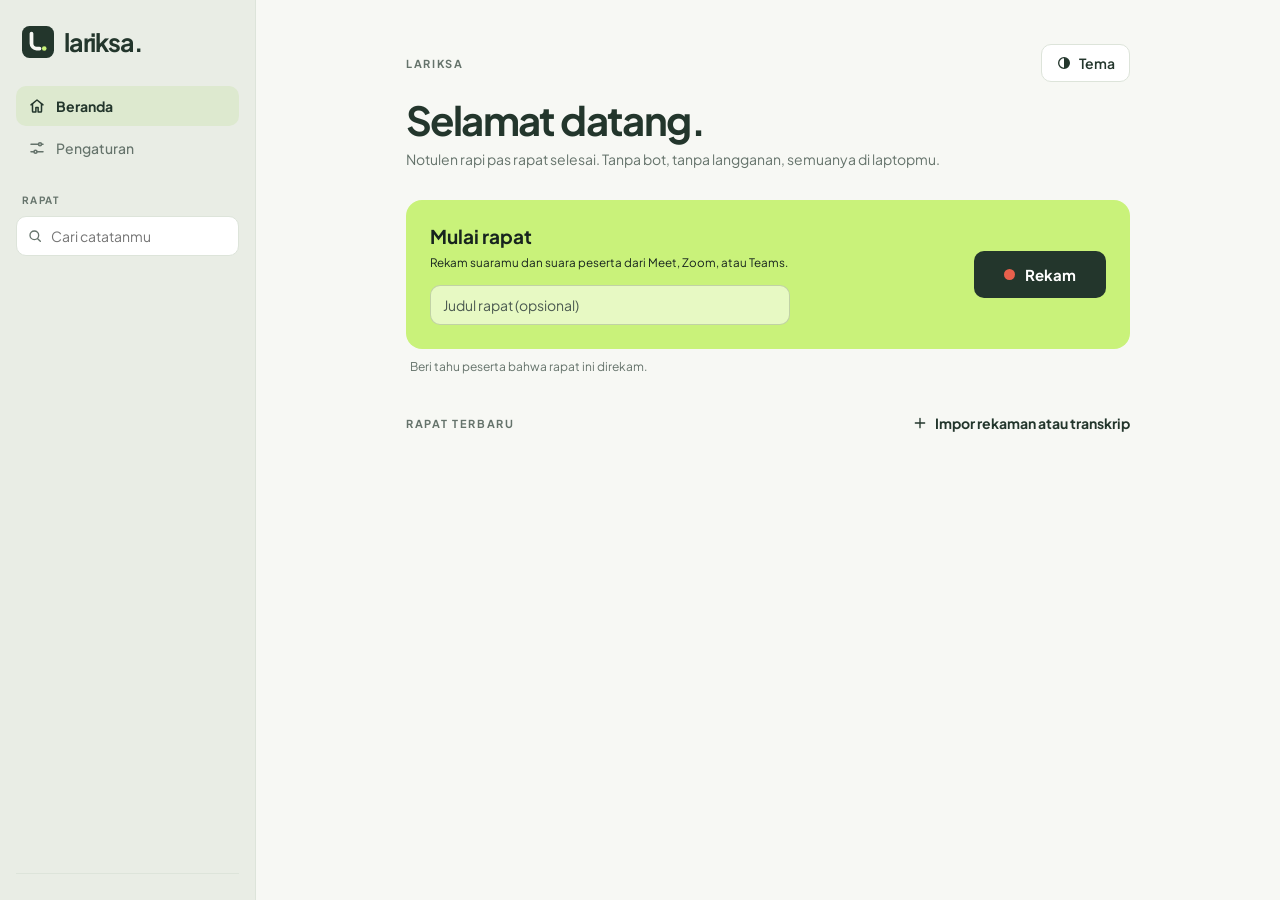
<file: ui/index.html>
<!doctype html>
<html lang="id">
<head>
<meta charset="utf-8">
<meta name="viewport" content="width=device-width,initial-scale=1">
<title>Lariksa</title>
<link rel="stylesheet" href="styles.css">
</head>
<body>
<!-- One icon set: 24px grid, 2px round strokes, currentColor (same family as the README visuals). -->
<svg width="0" height="0" style="position:absolute" aria-hidden="true">
  <defs>
    <symbol id="i-home" viewBox="0 0 24 24"><path d="M4 10.5 12 4l8 6.5"/><path d="M6 9v10a1 1 0 0 0 1 1h3.5v-6h3v6H17a1 1 0 0 0 1-1V9"/></symbol>
    <symbol id="i-settings" viewBox="0 0 24 24"><path d="M4 7h10M18 7h2M4 17h4M12 17h8"/><circle cx="16" cy="7" r="2"/><circle cx="10" cy="17" r="2"/></symbol>
    <symbol id="i-search" viewBox="0 0 24 24"><circle cx="11" cy="11" r="6.5"/><path d="m16 16 4 4"/></symbol>
    <symbol id="i-theme" viewBox="0 0 24 24"><circle cx="12" cy="12" r="8"/><path d="M12 4a8 8 0 0 1 0 16z" fill="currentColor" stroke="none"/></symbol>
    <symbol id="i-back" viewBox="0 0 24 24"><path d="M19 12H5M11 6l-6 6 6 6"/></symbol>
    <symbol id="i-redo" viewBox="0 0 24 24"><path d="M19 12a7 7 0 1 1-2.05-4.95"/><path d="M19 4v4h-4"/></symbol>
    <symbol id="i-play" viewBox="0 0 24 24"><path d="M8 5.5v13l10-6.5z" fill="currentColor"/></symbol>
    <symbol id="i-pause" viewBox="0 0 24 24"><path d="M9 6v12M15 6v12"/></symbol>
    <symbol id="i-check" viewBox="0 0 24 24"><path d="m5 12.5 4.5 4.5L19 7.5"/></symbol>
    <symbol id="i-question" viewBox="0 0 24 24"><path d="M9.5 9.5a2.5 2.5 0 1 1 3.5 2.3c-.6.3-1 .9-1 1.6v.6"/><path d="M12 17.5h.01"/></symbol>
    <symbol id="i-plus" viewBox="0 0 24 24"><path d="M12 5v14M5 12h14"/></symbol>
  </defs>
</svg>
<div class="app">
  <aside class="sidebar">
    <div class="brand">
      <svg class="mark" viewBox="0 0 64 64" aria-hidden="true"><rect width="64" height="64" rx="15" fill="#23362C"/><g transform="translate(0.0 0)"><path d="M15.250 15.000 V35.000 A13.750 13.750 0 0 0 29.000 48.750 H35.000 A3.750 3.750 0 0 0 35.000 41.250 H29.000 A6.250 6.250 0 0 1 22.750 35.000 V15.000 A3.750 3.750 0 0 0 15.250 15.000Z" fill="#F7F8F4"/><circle cx="44.5" cy="45.0" r="4.6" fill="#C9F27A"/></g></svg>
      <span>lariksa.</span>
    </div>
    <nav>
      <button class="nav active" data-view="home"><svg class="icon" aria-hidden="true"><use href="#i-home"/></svg><span data-i18n="nav.home">Beranda</span></button>
      <button class="nav" data-view="settings"><svg class="icon" aria-hidden="true"><use href="#i-settings"/></svg><span data-i18n="nav.settings">Pengaturan</span></button>
    </nav>
    <div class="section" data-i18n="nav.meetings">RAPAT</div>
    <label class="search">
      <svg class="icon" aria-hidden="true"><use href="#i-search"/></svg>
      <input id="search" type="search" placeholder="Cari catatanmu" data-i18n-placeholder="search.placeholder" autocomplete="off">
    </label>
    <ul id="meeting-list" class="meeting-list" aria-label="Daftar rapat" data-i18n-aria="search.aria"></ul>
    <div class="engine" id="engine-label"></div>
  </aside>

  <main class="content">
    <!-- HOME -->
    <section id="view-home" class="view">
      <div class="toolbar">
        <div class="eyebrow" id="greeting-eyebrow">LARIKSA</div>
        <button class="ghost with-icon" id="theme" aria-label="Ganti tema" data-i18n-aria="theme.aria"><svg class="icon" aria-hidden="true"><use href="#i-theme"/></svg><span data-i18n="theme">Tema</span></button>
      </div>
      <h1 id="greeting">Selamat datang.</h1>
      <p class="lede" data-i18n="home.lede">Notulen rapi pas rapat selesai. Tanpa bot, tanpa langganan, semuanya di laptopmu.</p>

      <div id="setup-card" class="setup hidden">
        <strong data-i18n="setup.title">Siapkan Lariksa sekali saja</strong>
        <p data-i18n="setup.body">Model AI diunduh ke folder Lariksa dan berjalan offline setelahnya.</p>
        <ul id="setup-list"></ul>
        <button id="setup-go">Unduh semua</button>
      </div>

      <div class="record-card" id="record-card">
        <div class="record-copy">
          <strong id="record-title">Mulai rapat</strong>
          <small id="record-sub">Rekam suaramu dan suara peserta dari Meet, Zoom, atau Teams.</small>
          <small class="kbd-hint hidden" id="kbd-hint"></small>
          <input id="meeting-title" class="title-input" placeholder="Judul rapat (opsional)" data-i18n-placeholder="record.title.placeholder" maxlength="120">
        </div>
        <div class="record-actions">
          <div class="meters hidden" id="meters">
            <div class="meter"><span data-i18n="meter.me">Saya</span><i><b id="lvl-mic"></b></i></div>
            <div class="meter"><span data-i18n="meter.others">Peserta</span><i><b id="lvl-system"></b></i></div>
          </div>
          <button id="record" class="record-btn"><span class="dot"></span><span id="record-label">Rekam</span></button>
        </div>
      </div>
      <p class="consent" id="consent">Beri tahu peserta bahwa rapat ini direkam.</p>

      <div class="row-between">
        <div class="eyebrow" data-i18n="recent">RAPAT TERBARU</div>
        <button class="link with-icon" id="import"><svg class="icon" aria-hidden="true"><use href="#i-plus"/></svg><span data-i18n="import">Impor rekaman atau transkrip</span></button>
      </div>
      <div class="cards" id="cards"></div>
    </section>

    <!-- MEETING -->
    <section id="view-meeting" class="view view-wide hidden">
      <div class="toolbar">
        <button class="link with-icon" id="back"><svg class="icon" aria-hidden="true"><use href="#i-back"/></svg><span data-i18n="back">Kembali</span></button>
        <div class="actions">
          <button class="ghost" id="copy-wa" data-i18n="copy.wa">Salin untuk WhatsApp</button>
          <button class="ghost" id="export-docx">DOCX</button>
          <button class="ghost" id="export-md">Markdown</button>
          <button class="ghost with-icon" id="regen" title="Tulis ulang notulen dari transkrip" data-i18n-title="regen.title"><svg class="icon" aria-hidden="true"><use href="#i-redo"/></svg><span data-i18n="regen">Notulen</span></button>
          <button class="ghost danger" id="delete" data-i18n="delete">Hapus</button>
        </div>
      </div>
      <input id="m-title" class="h1-input" aria-label="Judul rapat" data-i18n-aria="meeting.title.aria">
      <div class="meta" id="m-meta"></div>
      <div id="m-progress" class="progress hidden"><div class="bar"><b></b></div><span></span></div>
      <div id="m-error" class="error hidden"></div>

      <div class="tabs-row">
        <div class="tabs" role="tablist">
          <button class="tab active" data-tab="notulen" role="tab" data-i18n="tab.notulen">Notulen</button>
          <button class="tab" data-tab="transcript" role="tab" data-i18n="tab.transcript">Transkrip</button>
        </div>
        <label class="find"><svg class="icon" aria-hidden="true"><use href="#i-search"/></svg><input id="m-find" type="search" placeholder="Cari di rapat ini" data-i18n-placeholder="find.placeholder" autocomplete="off"></label>
      </div>

      <div class="meeting-grid">
        <div class="meeting-main">
          <div id="tab-notulen" class="tab-body"></div>
          <div id="tab-transcript" class="tab-body hidden"></div>
        </div>
        <aside class="meeting-side" id="m-side">
          <div class="player hidden" id="player">
            <button class="play" id="play" aria-label="Putar" data-i18n-aria="play.aria"><svg class="icon" aria-hidden="true"><use id="play-icon" href="#i-play"/></svg></button>
            <div class="track">
              <div class="scrub" id="scrub"><b id="scrub-fill"></b><div id="scrub-marks"></div></div>
              <div class="times"><span id="t-now">00:00</span><span id="t-total">00:00</span></div>
            </div>
            <audio id="audio" preload="metadata"></audio>
          </div>
          <div class="side-card" id="side-chapters"></div>
          <div class="side-card" id="side-speakers"></div>
        </aside>
      </div>
    </section>

    <!-- SETTINGS -->
    <section id="view-settings" class="view hidden">
      <div class="eyebrow" data-i18n="settings.eyebrow">PENGATURAN</div>
      <h1 data-i18n="settings.title">Pengaturan</h1>
      <div class="card form">
        <label><span data-i18n="s.ui.label">Bahasa tampilan</span>
          <select id="s-ui-language">
            <option value="id">Bahasa Indonesia</option>
            <option value="en">English</option>
          </select>
          <small data-i18n="s.ui.note">Bahasa menu, tombol, dan pesan di aplikasi.</small>
        </label>
        <label><span data-i18n="s.lang.label">Bahasa yang diucapkan di rapat</span>
          <select id="s-language">
            <option value="id" data-i18n="s.lang.id">Bahasa Indonesia (campur Inggris)</option>
            <option value="en" data-i18n="s.lang.en">English</option>
            <option value="" data-i18n="s.lang.auto">Deteksi otomatis</option>
          </select>
          <small data-i18n="s.lang.note">Membantu transkripsi. Kalimat bahasa Inggris tetap ditulis dalam bahasa Inggris.</small>
        </label>
        <label><span data-i18n="s.notulen.label">Bahasa notulen</span>
          <select id="s-notulen-language">
            <option value="auto" data-i18n="s.notulen.auto">Ikuti bahasa rapat</option>
            <option value="id" data-i18n="s.notulen.id">Selalu Bahasa Indonesia</option>
            <option value="en" data-i18n="s.notulen.en">Selalu Bahasa Inggris</option>
          </select>
          <small data-i18n="s.notulen.note">"Ikuti bahasa rapat": rapat berbahasa Inggris menghasilkan notulen berbahasa Inggris.</small>
        </label>
        <label><span data-i18n="s.whisper.label">Model transkripsi</span>
          <select id="s-whisper">
            <option value="auto" data-i18n="s.whisper.auto">Otomatis (paling akurat)</option>
            <option value="whisper-turbo">Whisper large-v3-turbo</option>
            <option value="whisper-small" data-i18n="s.whisper.small">Whisper small (lebih ringan)</option>
          </select>
        </label>
        <fieldset class="llm">
          <legend data-i18n="s.llm.label">Yang menulis notulen</legend>
          <label class="check"><input type="radio" name="s-llm" value="local"> <span data-i18n="s.llm.local">Model lokal di laptop ini (offline)</span></label>
          <label class="check"><input type="radio" name="s-llm" value="api"> <span data-i18n="s.llm.api">API yang kompatibel dengan OpenAI</span></label>
          <div id="s-api" class="api-fields hidden">
            <label><span data-i18n="s.api.url">Alamat API</span>
              <input id="s-api-url" placeholder="https://api.openai.com/v1" autocomplete="off" spellcheck="false">
            </label>
            <label><span data-i18n="s.api.key">Kunci API</span>
              <input id="s-api-key" type="password" autocomplete="off" spellcheck="false">
              <small id="s-api-key-note"></small>
            </label>
            <label><span data-i18n="s.api.model">Model</span>
              <span class="row">
                <input id="s-api-model" list="s-api-models" placeholder="gpt-4o-mini" autocomplete="off" spellcheck="false">
                <button type="button" class="ghost" id="s-api-check" data-i18n="s.api.check">Tes koneksi</button>
              </span>
              <datalist id="s-api-models"></datalist>
              <small id="s-api-status"></small>
            </label>
            <small class="warn" data-i18n="s.api.privacy">Teks transkrip dikirim ke alamat ini untuk menulis notulen. Audio tetap di laptop.</small>
          </div>
        </fieldset>
        <label><span data-i18n="s.glossary.label">Glosarium: nama orang, produk, istilah</span>
          <textarea id="s-glossary" rows="4" placeholder="Sari, Budi, OKR, sprint review, Solve Education"></textarea>
          <small data-i18n="s.glossary.note">Dipakai untuk membantu AI mengeja nama dan istilah dengan benar.</small>
        </label>
        <label><span data-i18n="s.hotkey.label">Pintasan rekam / selesai (berfungsi di aplikasi mana pun)</span>
          <input id="s-hotkey" placeholder="Ctrl+Shift+R" maxlength="40" autocomplete="off">
          <small id="s-hotkey-note">Tekan saat Zoom atau Meet terbuka untuk mulai atau selesai merekam. Kosongkan untuk mematikan.</small>
        </label>
        <label class="check"><input type="checkbox" id="s-pill"> <span data-i18n="s.pill">Tampilkan indikator mengambang saat merekam dan memproses</span></label>
        <button id="s-save" data-i18n="s.save">Simpan</button>
        <span class="saved hidden" id="s-saved" data-i18n="s.saved">Semua perubahan tersimpan</span>
      </div>
      <div class="eyebrow mt" data-i18n="s.models">MODEL & MESIN</div>
      <div class="card" id="assets"></div>
      <p class="fine" data-i18n="s.fine">Semua audio, transkrip, dan notulen disimpan di folder data di samping aplikasi.</p>
    </section>
  </main>
</div>
<div id="toast" class="toast hidden" role="status"></div>
<script src="i18n.js"></script>
<script src="app.js"></script>
</body>
</html>
</file>
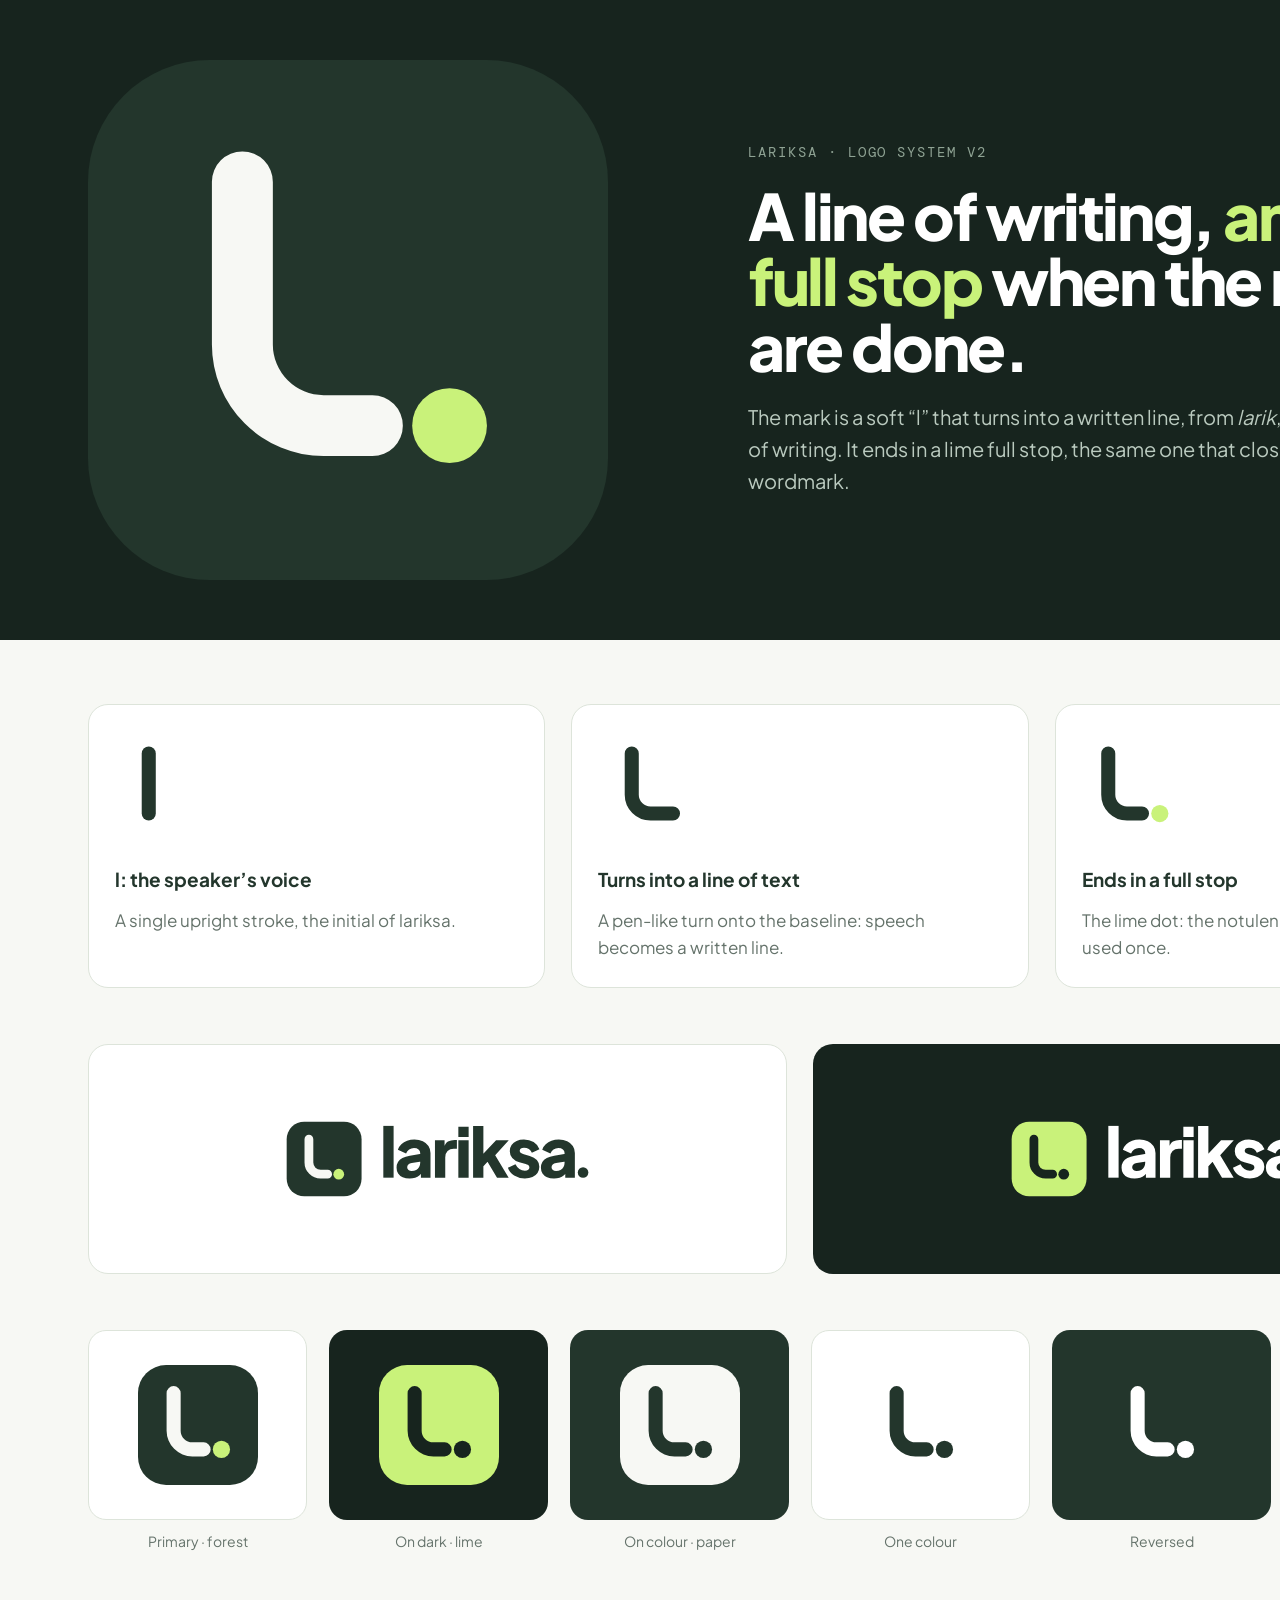
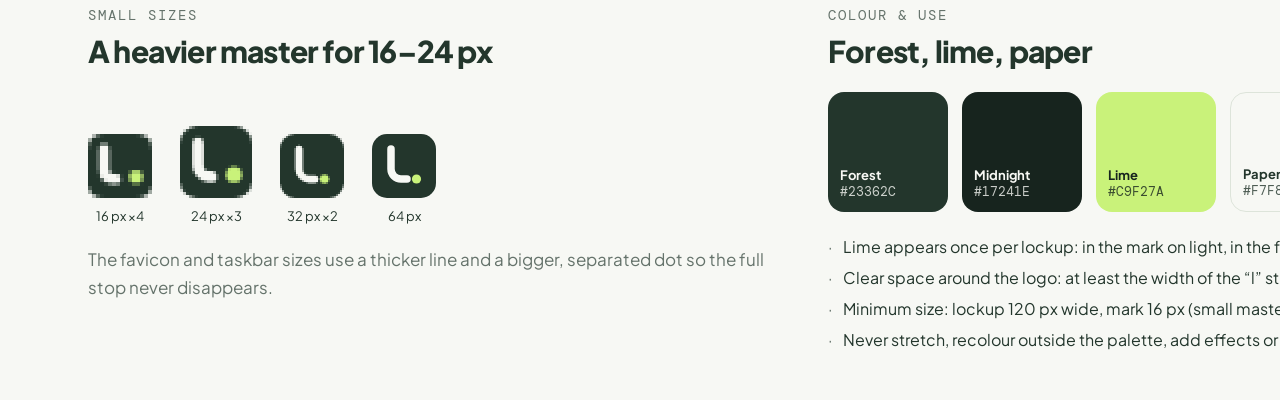
<file: brand/sheet.html>
<!doctype html>
<html lang="en"><head><meta charset="utf-8">
<style>
@font-face{font-family:"Plus Jakarta Sans";src:url(../ui/fonts/PlusJakartaSans.woff2) format("woff2");font-weight:200 800}
@font-face{font-family:"DM Mono";src:url(../ui/fonts/DMMono-400.woff2) format("woff2")}
:root{--forest:#23362C;--ink:#17241E;--lime:#C9F27A;--paper:#F7F8F4;--sage:#E9EDE5;--muted:#65736B;--line:#DDE4DA}
*{box-sizing:border-box;margin:0}
body{width:1600px;height:2000px;background:var(--paper);color:var(--forest);font-family:"Plus Jakarta Sans",sans-serif;-webkit-font-smoothing:antialiased}
.mono{font-family:"DM Mono",monospace}
.eyebrow{font-family:"DM Mono",monospace;font-size:14px;letter-spacing:.14em;text-transform:uppercase;color:var(--muted)}
section{padding:0 88px}
h2{font-size:30px;letter-spacing:-.8px;font-weight:800;margin:8px 0 22px}
p{color:var(--muted);font-size:17px;line-height:1.6}

.hero{height:640px;background:var(--ink);display:grid;grid-template-columns:600px 1fr;align-items:center;padding:0 88px;gap:60px}
.hero .big{width:520px;height:520px}
.hero h1{color:#fff;font-size:64px;line-height:1.02;letter-spacing:-2.4px;font-weight:800}
.hero h1 em{font-style:normal;color:var(--lime)}
.hero p{color:#BACABF;font-size:20px;max-width:600px;margin-top:22px}
.hero .eyebrow{color:#8FA394;margin-bottom:22px}

.story{display:grid;grid-template-columns:repeat(3,1fr);gap:26px;margin-top:64px}
.step{background:#fff;border:1px solid var(--line);border-radius:20px;padding:26px;display:flex;flex-direction:column;gap:16px}
.step svg{width:120px;height:120px}
.step b{font-size:19px}

.lockups{display:grid;grid-template-columns:1fr 1fr;gap:26px;margin-top:56px}
.panel{border-radius:20px;padding:44px;display:flex;align-items:center;justify-content:center;height:230px}
.panel img{height:118px}

.row{display:grid;grid-template-columns:repeat(6,1fr);gap:22px;margin-top:56px}
.tile{display:flex;flex-direction:column;align-items:center;gap:12px;font-size:14px;color:var(--muted)}
.tile .bg{width:100%;height:190px;border-radius:18px;display:grid;place-items:center}
.tile img{width:120px;height:120px}

.small{display:flex;align-items:flex-end;gap:28px;margin-top:56px}
.small .s{display:flex;flex-direction:column;align-items:center;gap:10px;font-size:13px}
.small img{image-rendering:pixelated}
.rules{display:grid;grid-template-columns:1fr 1fr;gap:56px;margin-top:56px}
.rules ul{list-style:none;padding:0;display:grid;gap:10px;font-size:16px;color:var(--forest)}
.rules li::before{content:"·";color:var(--muted);margin-right:10px}
.sw{display:flex;gap:14px;margin-top:6px}
.sw div{width:120px;height:120px;border-radius:16px;padding:12px;display:flex;flex-direction:column;justify-content:flex-end;font-size:13px;font-weight:700}
.sw span{font-family:"DM Mono",monospace;font-weight:400;opacity:.8}
</style></head>
<body>
<div class="hero">
  <img class="big" src="logo/mark-forest.svg">
  <div>
    <div class="eyebrow">Lariksa · logo system v2</div>
    <h1>A line of writing, <em>and the full stop</em> when the minutes are done.</h1>
    <p>The mark is a soft “l” that turns into a written line, from <i>larik</i>, a line of writing. It ends in a lime full stop, the same one that closes the wordmark.</p>
  </div>
</div>

<section>
  <div class="story">
    <div class="step"><svg viewBox="0 0 64 64"><path d="M18 12V44" stroke="#23362C" stroke-width="7.5" stroke-linecap="round"/></svg><b>l: the speaker’s voice</b><p>A single upright stroke, the initial of lariksa.</p></div>
    <div class="step"><svg viewBox="0 0 64 64"><path d="M18 12V34a10 10 0 0 0 10 10H40" fill="none" stroke="#23362C" stroke-width="7.5" stroke-linecap="round"/></svg><b>Turns into a line of text</b><p>A pen-like turn onto the baseline: speech becomes a written line.</p></div>
    <div class="step"><svg viewBox="0 0 64 64"><path d="M14 12V34a10 10 0 0 0 10 10H32" fill="none" stroke="#23362C" stroke-width="7.5" stroke-linecap="round"/><circle cx="41.5" cy="44" r="4.6" fill="#C9F27A"/></svg><b>Ends in a full stop</b><p>The lime dot: the notulen is finished. One accent, used once.</p></div>
  </div>

  <div class="lockups">
    <div class="panel" style="background:#fff;border:1px solid var(--line)"><img src="logo/lockup-light.svg"></div>
    <div class="panel" style="background:var(--ink)"><img src="logo/lockup-dark.svg"></div>
  </div>

  <div class="row">
    <div class="tile"><div class="bg" style="background:#fff;border:1px solid var(--line)"><img src="logo/mark-forest.svg"></div>Primary · forest</div>
    <div class="tile"><div class="bg" style="background:var(--ink)"><img src="logo/mark-lime.svg"></div>On dark · lime</div>
    <div class="tile"><div class="bg" style="background:var(--forest)"><img src="logo/mark-paper.svg"></div>On colour · paper</div>
    <div class="tile"><div class="bg" style="background:#fff;border:1px solid var(--line)"><img src="logo/mark-mono-forest.svg"></div>One colour</div>
    <div class="tile"><div class="bg" style="background:var(--forest)"><img src="logo/mark-mono-white.svg"></div>Reversed</div>
    <div class="tile"><div class="bg" style="background:var(--sage)"><img src="logo/wordmark-forest.svg" style="width:180px;height:auto"></div>Wordmark</div>
  </div>

  <div class="rules">
    <div>
      <div class="eyebrow">Small sizes</div>
      <h2>A heavier master for 16–24 px</h2>
      <div class="small">
        <div class="s"><img src="logo/png/icon-16.png" width="64" height="64">16 px ×4</div>
        <div class="s"><img src="logo/png/icon-24.png" width="72" height="72">24 px ×3</div>
        <div class="s"><img src="logo/png/icon-32.png" width="64" height="64">32 px ×2</div>
        <div class="s"><img src="logo/mark-forest.svg" width="64" height="64">64 px</div>
      </div>
      <p style="margin-top:22px">The favicon and taskbar sizes use a thicker line and a bigger, separated dot so the full stop never disappears.</p>
    </div>
    <div>
      <div class="eyebrow">Colour & use</div>
      <h2>Forest, lime, paper</h2>
      <div class="sw">
        <div style="background:#23362C;color:#F7F8F4">Forest<span>#23362C</span></div>
        <div style="background:#17241E;color:#F7F8F4">Midnight<span>#17241E</span></div>
        <div style="background:#C9F27A;color:#17241E">Lime<span>#C9F27A</span></div>
        <div style="background:#F7F8F4;color:#23362C;border:1px solid var(--line)">Paper<span>#F7F8F4</span></div>
      </div>
      <ul style="margin-top:24px">
        <li>Lime appears once per lockup: in the mark on light, in the full stop on dark.</li>
        <li>Clear space around the logo: at least the width of the “l” stroke × 3.</li>
        <li>Minimum size: lockup 120 px wide, mark 16 px (small master).</li>
        <li>Never stretch, recolour outside the palette, add effects or put it on busy photos.</li>
      </ul>
    </div>
  </div>
</section>
</body></html>
</file>
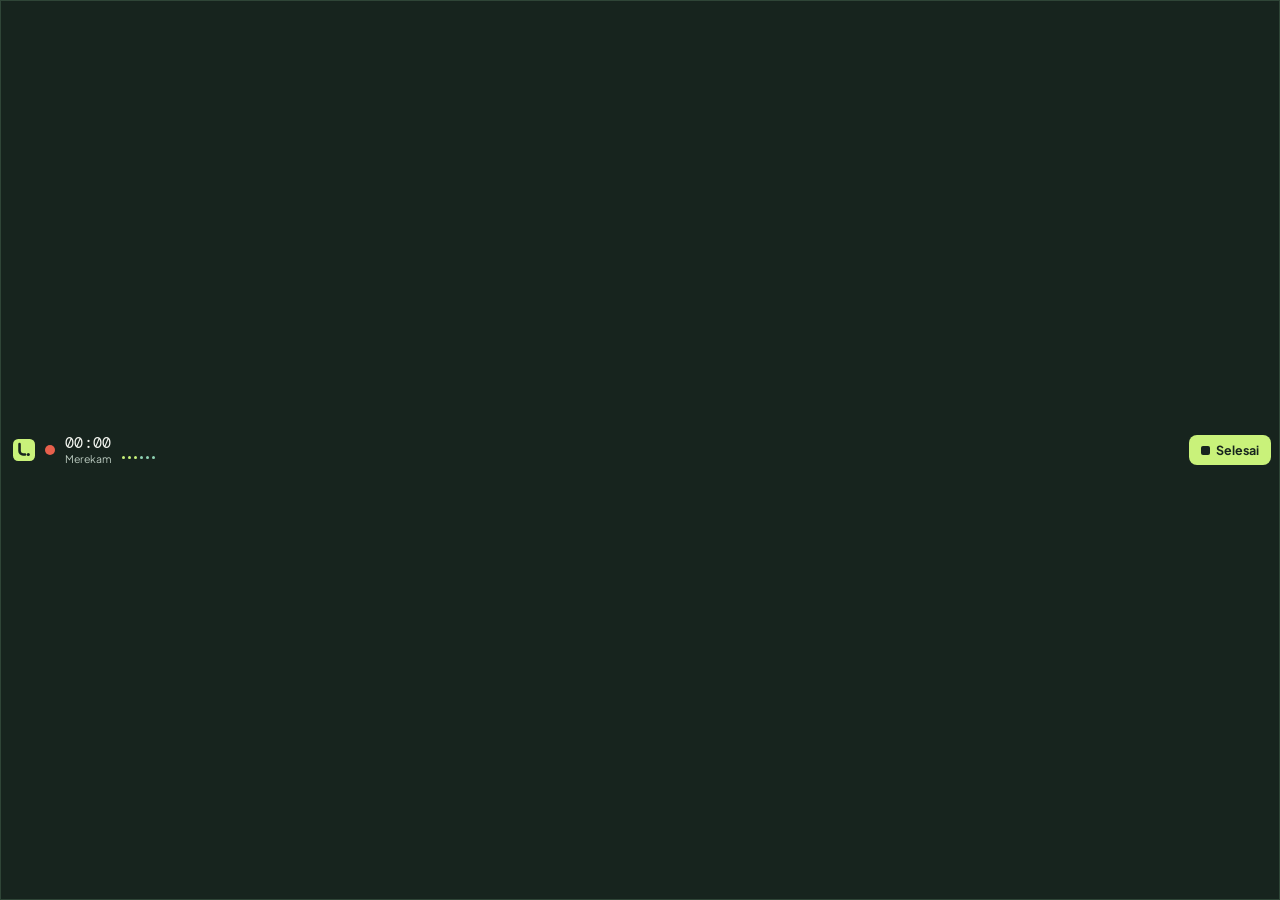
<file: ui/pill.html>
<!doctype html>
<html lang="id">
<head>
<meta charset="utf-8">
<title>Lariksa</title>
<style>
@font-face{font-family:"Plus Jakarta Sans";src:url(fonts/PlusJakartaSans.woff2) format("woff2");font-weight:200 800}
@font-face{font-family:"DM Mono";src:url(fonts/DMMono-400.woff2) format("woff2")}
*{box-sizing:border-box;margin:0;user-select:none}
html,body{height:100%;background:#17241E;overflow:hidden}
body{font-family:"Plus Jakarta Sans",system-ui,sans-serif;color:#F2F5EF;-webkit-font-smoothing:antialiased}
.pill{height:100%;display:flex;align-items:center;gap:10px;padding:0 8px 0 12px;border:1px solid #2F4537;border-radius:0}
.grip{display:flex;align-items:center;gap:10px;flex:1;min-width:0;height:100%;cursor:move}
.mark{width:22px;height:22px;flex:none}
.dot{width:10px;height:10px;border-radius:50%;background:#E8604C;flex:none;animation:pulse 1.4s ease-in-out infinite}
@keyframes pulse{0%,100%{opacity:1}50%{opacity:.35}}
@media(prefers-reduced-motion:reduce){.dot{animation:none}}
.text{display:flex;flex-direction:column;min-width:0;line-height:1.15}
.big{font-family:"DM Mono",monospace;font-size:15px;font-weight:400;letter-spacing:.02em}
.small{font-size:10.5px;color:#BACABF;white-space:nowrap;overflow:hidden;text-overflow:ellipsis}
.meters{display:flex;gap:3px;align-items:flex-end;height:18px;flex:none}
.meters i{width:3px;border-radius:2px;background:#C9F27A;height:3px;transition:height 120ms linear}
.meters i.sys{background:#8FD3B4}
.warn .small{color:#F2C66B}
button{font:inherit;border:0;cursor:pointer;border-radius:8px;height:30px;padding:0 12px;font-weight:700;font-size:12.5px;display:flex;align-items:center;gap:6px;flex:none}
.stop{background:#C9F27A;color:#17241E}
.stop b{width:9px;height:9px;border-radius:2px;background:#17241E;display:block}
.open{background:#2F4537;color:#F2F5EF}
.close{background:transparent;color:#8FA394;width:24px;padding:0;justify-content:center;font-size:15px}
.close:hover{color:#F2F5EF}
.bar{position:absolute;left:0;bottom:0;height:3px;background:#C9F27A;width:0;transition:width 400ms}
.hidden{display:none!important}
button:focus-visible{outline:2px solid #C9F27A;outline-offset:2px}
</style>
</head>
<body>
<div class="pill" id="pill">
  <div class="grip pywebview-drag-region" id="grip">
    <svg class="mark pywebview-drag-region" viewBox="0 0 64 64" aria-hidden="true"><rect width="64" height="64" rx="15" fill="#C9F27A"/><path d="M15.250 15.000 V35.000 A13.750 13.750 0 0 0 29.000 48.750 H35.000 A3.750 3.750 0 0 0 35.000 41.250 H29.000 A6.250 6.250 0 0 1 22.750 35.000 V15.000 A3.750 3.750 0 0 0 15.250 15.000Z" fill="#17241E"/><circle cx="44.5" cy="45.0" r="4.6" fill="#17241E"/></svg>
    <span class="dot pywebview-drag-region" id="dot"></span>
    <div class="text pywebview-drag-region">
      <span class="big pywebview-drag-region" id="big">00:00</span>
      <span class="small pywebview-drag-region" id="small" data-i18n="pill.recording">Merekam</span>
    </div>
    <div class="meters pywebview-drag-region" id="meters" aria-hidden="true">
      <i></i><i></i><i></i><i class="sys"></i><i class="sys"></i><i class="sys"></i>
    </div>
  </div>
  <button class="stop" id="stop" title="Selesai merekam"><b></b><span id="stop-label" data-i18n="pill.stop">Selesai</span></button>
  <button class="open hidden" id="open" data-i18n="pill.open">Buka</button>
  <button class="close hidden" id="close" title="Tutup indikator" aria-label="Tutup" data-i18n-title="pill.close" data-i18n-aria="pill.close"><svg viewBox="0 0 24 24" width="14" height="14" fill="none" stroke="currentColor" stroke-width="2.2" stroke-linecap="round" aria-hidden="true"><path d="M6 6l12 12M18 6 6 18"/></svg></button>
</div>
<div class="bar" id="bar"></div>
<script src="i18n.js"></script>
<script>
"use strict";
const $ = (id) => document.getElementById(id);
const api = () => window.pywebview.api;
let hotkey = "";

function clock(s) {
  s = Math.max(0, Math.round(s || 0));
  const h = Math.floor(s / 3600), m = Math.floor((s % 3600) / 60), x = s % 60;
  const p = (n) => String(n).padStart(2, "0");
  return h ? `${h}:${p(m)}:${p(x)}` : `${p(m)}:${p(x)}`;
}


function render(s) {
  const recording = s.recording;
  const busy = !!s.activity.meeting_id;
  $("dot").classList.toggle("hidden", !recording);
  $("meters").classList.toggle("hidden", !recording);
  $("stop").classList.toggle("hidden", !recording);
  $("open").classList.toggle("hidden", recording);
  $("close").classList.toggle("hidden", recording);
  $("pill").classList.toggle("warn", recording && (s.silent || []).length > 0);

  if (recording) {
    $("big").textContent = clock(s.elapsed);
    const silent = s.silent || [];
    $("small").textContent = silent.includes("mic") ? t("pill.mic.silent")
      : silent.includes("system") ? t("pill.system.silent") : (hotkey ? t("pill.recording.hotkey", { hotkey }) : t("pill.recording"));
    const bars = [...document.querySelectorAll(".meters i")];
    const mic = (s.levels || {}).mic || 0, sys = (s.levels || {}).system || 0;
    bars.forEach((b, i) => {
      const v = i < 3 ? mic : sys;
      const k = [0.6, 1, 0.75][i % 3];
      b.style.height = `${3 + Math.min(15, v * 40 * k)}px`;
    });
    $("bar").style.width = "0";
  } else if (busy) {
    const p = s.activity.progress || 0;
    $("big").textContent = s.activity.stage === "queued" ? "…" : `${Math.round(p * 100)}%`;
    const stage = ["queued", "transcribing", "summarizing"].includes(s.activity.stage) ? t(`pill.stage.${s.activity.stage}`) : t("pill.processing");
    $("small").textContent = stage + (s.queue ? t("pill.queue", { n: s.queue }) : "");
    $("bar").style.width = `${Math.round(p * 100)}%`;
  } else {
    $("big").textContent = t("pill.done");
    $("small").textContent = t("pill.ready");
    $("bar").style.width = "100%";
  }
}

function setStopTitle() {
  $("stop").title = hotkey ? t("pill.stop.title.hotkey", { hotkey }) : t("pill.stop.title");
}

async function poll() {
  try {
    const s = await api().status();
    if (setUiLanguage(s.settings.ui_language)) setStopTitle();
    render(s);
  } catch (e) { /* window closing */ }
}

window.addEventListener("pywebviewready", async () => {
  hotkey = (await api().hotkey_label()) || "";
  setStopTitle();
  $("stop").addEventListener("click", async () => { $("stop").disabled = true; await api().stop_recording(); $("stop").disabled = false; poll(); });
  $("open").addEventListener("click", () => api().show_main());
  $("close").addEventListener("click", () => api().hide_pill());
  poll();
  setInterval(poll, 400);
});
</script>
</body>
</html>
</file>
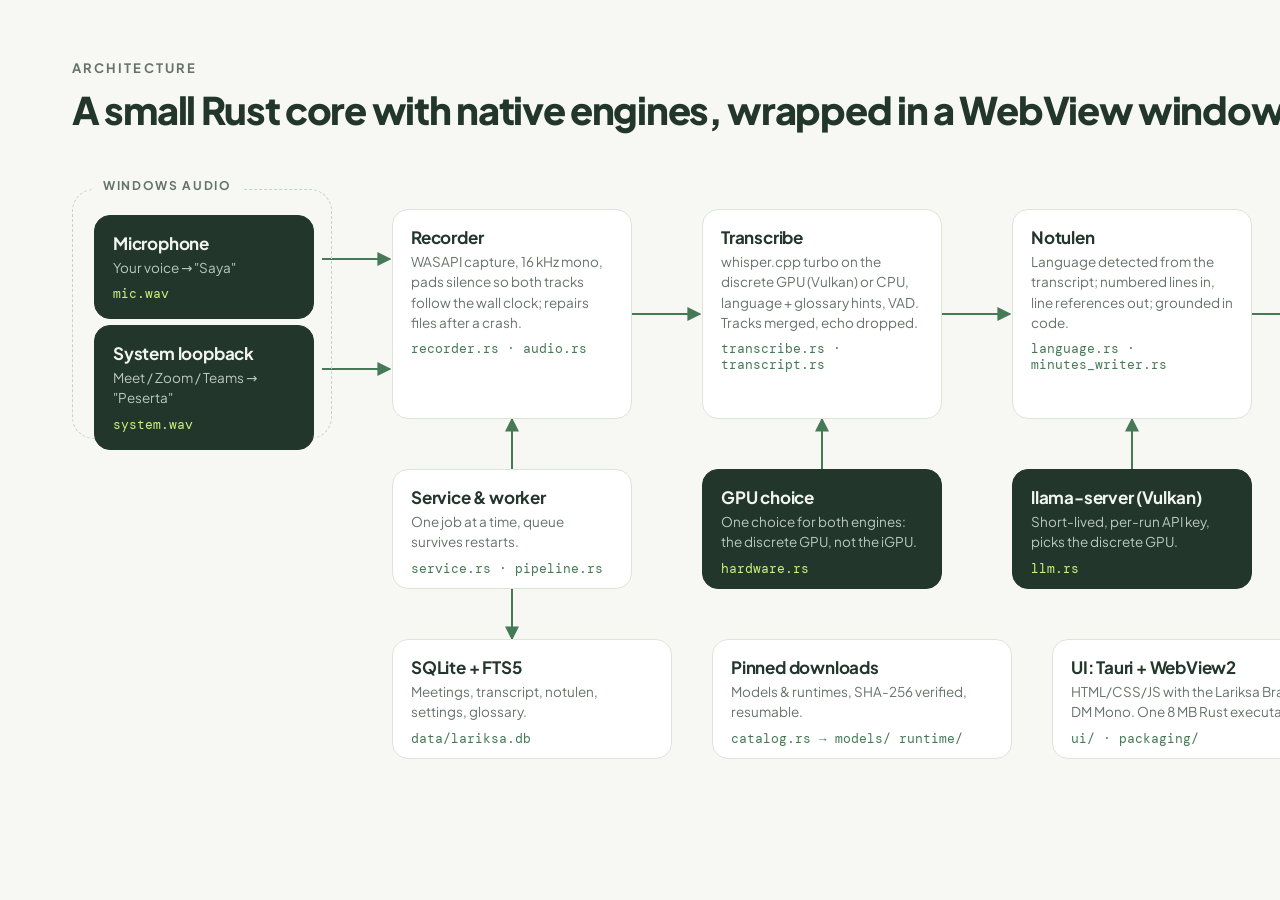
<file: docs/visuals/architecture.html>
<!doctype html>
<html lang="en"><head><meta charset="utf-8"><link rel="stylesheet" href="brand.css">
<style>
body{width:1600px;height:840px;padding:60px 72px}
h2{font-size:38px;letter-spacing:-1.3px;font-weight:800;margin-top:10px}
.board{position:relative;margin-top:36px;height:620px}
.box{position:absolute;background:#fff;border:1px solid var(--line);border-radius:16px;padding:16px 18px}
.box h4{font-size:17px;letter-spacing:-.2px}
.box p{font-size:13.5px;color:var(--muted);line-height:1.5;margin-top:4px}
.box .f{font-family:"DM Mono",monospace;font-size:12.5px;color:var(--focus);margin-top:8px}
.zone{position:absolute;border:1.5px dashed #C7D3C3;border-radius:22px}
.zone>span{position:absolute;top:-12px;left:20px;background:var(--paper);padding:0 10px;font-size:12px;letter-spacing:.14em;font-weight:700;color:var(--muted)}
.dark{background:var(--forest);border-color:var(--forest);color:#F2F5EF}
.dark p{color:#BACABF}
.dark .f{color:var(--lime)}
.lime{background:var(--lime);border-color:var(--lime);color:var(--ink)}
.lime p{color:#34483b}
.lime .f{color:var(--ink)}
svg.wires{position:absolute;inset:0;width:100%;height:100%;overflow:visible}
</style></head>
<body>
<div class="eyebrow">Architecture</div>
<h2>A small Rust core with native engines, wrapped in a WebView window.</h2>
<div class="board">
  <svg class="wires" viewBox="0 0 1456 620">
    <defs><marker id="a" viewBox="0 0 10 10" refX="9" refY="5" markerWidth="7" markerHeight="7" orient="auto"><path d="M0 0 10 5 0 10z" fill="#467A57"/></marker></defs>
    <g fill="none" stroke="#467A57" stroke-width="2" marker-end="url(#a)">
      <path d="M250 90 H318"/>
      <path d="M250 200 H318"/>
      <path d="M560 145 H628"/>
      <path d="M870 145 H938"/>
      <path d="M1180 145 H1236"/>
      <path d="M440 300 V250"/>
      <path d="M750 300 V250"/>
      <path d="M1060 300 V250"/>
      <path d="M440 420 V470"/>
    </g>
  </svg>

  <div class="zone" style="left:0;top:20px;width:260px;height:250px"><span>WINDOWS AUDIO</span></div>
  <div class="box dark" style="left:22px;top:46px;width:220px"><h4>Microphone</h4><p>Your voice → "Saya"</p><div class="f">mic.wav</div></div>
  <div class="box dark" style="left:22px;top:156px;width:220px"><h4>System loopback</h4><p>Meet / Zoom / Teams → "Peserta"</p><div class="f">system.wav</div></div>

  <div class="box" style="left:320px;top:40px;width:240px;height:210px"><h4>Recorder</h4><p>WASAPI capture, 16 kHz mono, pads silence so both tracks follow the wall clock; repairs files after a crash.</p><div class="f">recorder.rs · audio.rs</div></div>
  <div class="box" style="left:630px;top:40px;width:240px;height:210px"><h4>Transcribe</h4><p>whisper.cpp turbo on the discrete GPU (Vulkan) or CPU, language + glossary hints, VAD. Tracks merged, echo dropped.</p><div class="f">transcribe.rs · transcript.rs</div></div>
  <div class="box" style="left:940px;top:40px;width:240px;height:210px"><h4>Notulen</h4><p>Language detected from the transcript; numbered lines in, line references out; grounded in code.</p><div class="f">language.rs · minutes_writer.rs</div></div>
  <div class="box lime" style="left:1238px;top:40px;width:218px;height:210px"><h4>Exports</h4><p>Inline editing, WhatsApp copy, DOCX, Markdown, full-text search.</p><div class="f">export.rs · bridge.js</div></div>

  <div class="box" style="left:320px;top:300px;width:240px;height:120px"><h4>Service &amp; worker</h4><p>One job at a time, queue survives restarts.</p><div class="f">service.rs · pipeline.rs</div></div>
  <div class="box dark" style="left:630px;top:300px;width:240px;height:120px"><h4>GPU choice</h4><p>One choice for both engines: the discrete GPU, not the iGPU.</p><div class="f">hardware.rs</div></div>
  <div class="box dark" style="left:940px;top:300px;width:240px;height:120px"><h4>llama-server (Vulkan)</h4><p>Short-lived, per-run API key, picks the discrete GPU.</p><div class="f">llm.rs</div></div>

  <div class="box" style="left:320px;top:470px;width:280px;height:120px"><h4>SQLite + FTS5</h4><p>Meetings, transcript, notulen, settings, glossary.</p><div class="f">data/lariksa.db</div></div>
  <div class="box" style="left:640px;top:470px;width:300px;height:120px"><h4>Pinned downloads</h4><p>Models &amp; runtimes, SHA-256 verified, resumable.</p><div class="f">catalog.rs → models/ runtime/</div></div>
  <div class="box" style="left:980px;top:470px;width:476px;height:120px"><h4>UI: Tauri + WebView2</h4><p>HTML/CSS/JS with the Lariksa Brand Kit tokens, Plus Jakarta Sans and DM Mono. One 8 MB Rust executable.</p><div class="f">ui/ · packaging/</div></div>
</div>
</body></html>
</file>
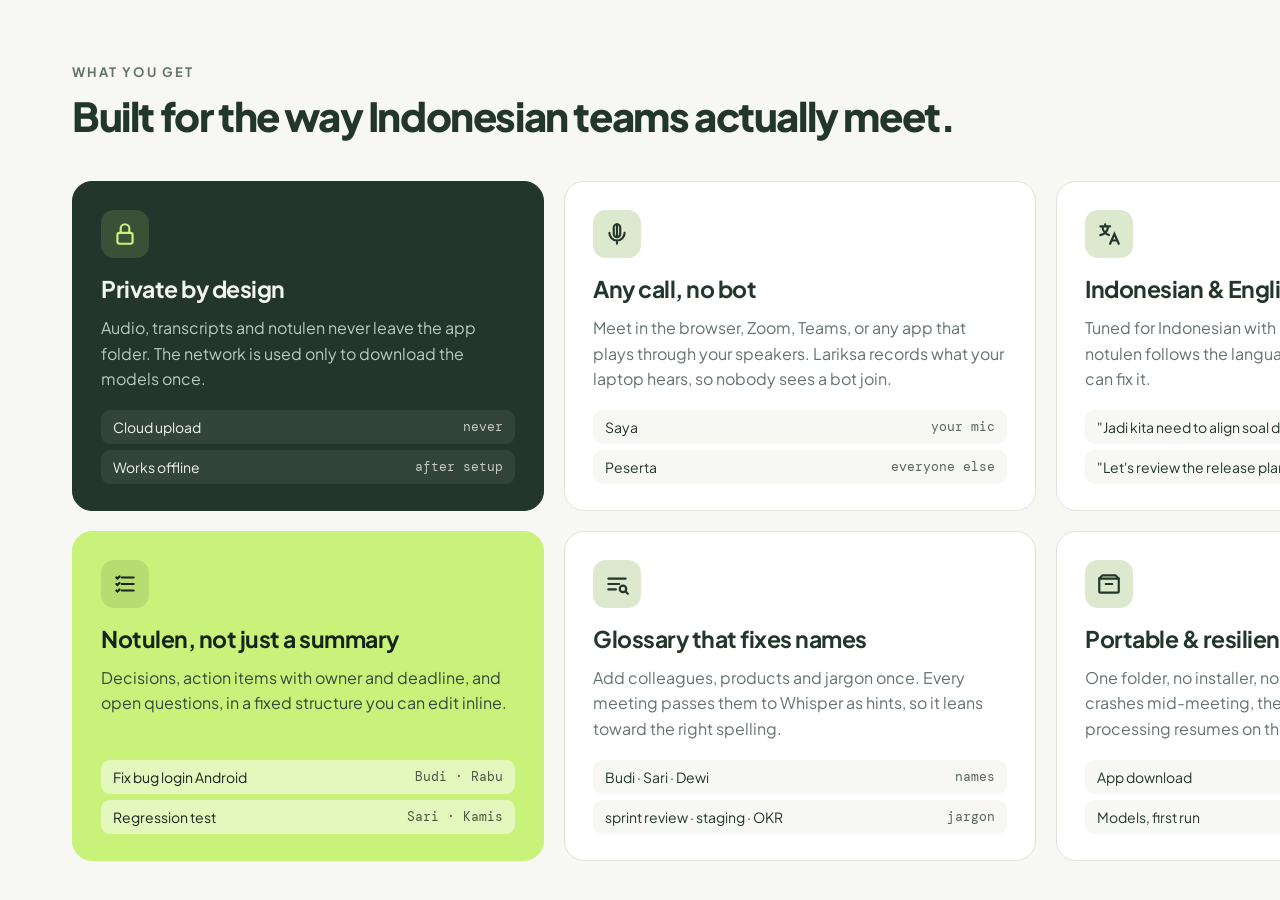
<file: docs/visuals/features.html>
<!doctype html>
<html lang="en"><head><meta charset="utf-8"><link rel="stylesheet" href="brand.css">
<style>
body{width:1600px;height:900px;padding:64px 72px}
h2{font-size:40px;letter-spacing:-1.4px;font-weight:800;margin-top:10px}
.grid{display:grid;grid-template-columns:repeat(3,1fr);gap:20px;margin-top:40px}
.card{background:#fff;border:1px solid var(--line);border-radius:20px;padding:28px 28px 26px;display:flex;flex-direction:column;gap:12px;min-height:310px}
.card.dark{background:var(--forest);border-color:var(--forest);color:#F2F5EF}
.card.dark p{color:#BACABF}
.card.lime{background:var(--lime);border-color:var(--lime);color:var(--ink)}
.card.lime p{color:#34483b}
.icon{width:48px;height:48px;border-radius:13px;display:grid;place-items:center;background:var(--active)}
.dark .icon{background:rgba(201,242,122,.14)}
.lime .icon{background:rgba(23,36,30,.1)}
.icon svg{width:26px;height:26px}
h3{font-size:23px;letter-spacing:-.5px;margin-top:4px}
p{font-size:16px;line-height:1.6;color:var(--muted)}
.demo{margin-top:auto;font-size:14px}
.row{display:flex;justify-content:space-between;gap:10px;padding:8px 12px;border-radius:9px;background:var(--paper);margin-top:6px}
.dark .row{background:rgba(255,255,255,.07)}
.lime .row{background:rgba(255,255,255,.5)}
.row .m{font-family:"DM Mono",monospace;font-size:13px;opacity:.75}
.tag{font-family:"DM Mono",monospace;font-size:12px;padding:3px 8px;border-radius:6px;background:var(--sage)}
.dark .tag{background:rgba(255,255,255,.1)}
</style></head>
<body>
<div class="eyebrow">What you get</div>
<h2>Built for the way Indonesian teams actually meet.</h2>
<div class="grid">
  <div class="card dark">
    <div class="icon"><svg viewBox="0 0 24 24" fill="none" stroke="#C9F27A" stroke-width="2" stroke-linecap="round"><rect x="5" y="11" width="14" height="10" rx="2"/><path d="M8 11V7a4 4 0 0 1 8 0v4"/></svg></div>
    <h3>Private by design</h3>
    <p>Audio, transcripts and notulen never leave the app folder. The network is used only to download the models once.</p>
    <div class="demo"><div class="row">Cloud upload <span class="m">never</span></div><div class="row">Works offline <span class="m">after setup</span></div></div>
  </div>
  <div class="card">
    <div class="icon"><svg viewBox="0 0 24 24" fill="none" stroke="#23362C" stroke-width="2" stroke-linecap="round"><path d="M12 3v12"/><rect x="9" y="3" width="6" height="12" rx="3"/><path d="M5 11a7 7 0 0 0 14 0M12 18v3"/></svg></div>
    <h3>Any call, no bot</h3>
    <p>Meet in the browser, Zoom, Teams, or any app that plays through your speakers. Lariksa records what your laptop hears, so nobody sees a bot join.</p>
    <div class="demo"><div class="row">Saya <span class="m">your mic</span></div><div class="row">Peserta <span class="m">everyone else</span></div></div>
  </div>
  <div class="card">
    <div class="icon"><svg viewBox="0 0 24 24" fill="none" stroke="#23362C" stroke-width="2" stroke-linecap="round"><path d="M4 5h9M8.5 3v2M6 5c0 4 3 7 6 8M11 5c0 4-3 7-7 8"/><path d="M13 21l4-9 4 9M14.5 18h5"/></svg></div>
    <h3>Indonesian &amp; English</h3>
    <p>Tuned for Indonesian with English work terms. The notulen follows the language that was spoken, or you can fix it.</p>
    <div class="demo"><div class="row">"Jadi kita need to align soal deadline-nya" <span class="m">→ ID</span></div><div class="row">"Let's review the release plan" <span class="m">→ EN</span></div></div>
  </div>
  <div class="card lime">
    <div class="icon"><svg viewBox="0 0 24 24" fill="none" stroke="#17241E" stroke-width="2" stroke-linecap="round"><path d="M9 6h11M9 12h11M9 18h11"/><path d="M4 6l1 1 2-2M4 12l1 1 2-2M4 18l1 1 2-2"/></svg></div>
    <h3>Notulen, not just a summary</h3>
    <p>Decisions, action items with owner and deadline, and open questions, in a fixed structure you can edit inline.</p>
    <div class="demo"><div class="row">Fix bug login Android <span class="m">Budi · Rabu</span></div><div class="row">Regression test <span class="m">Sari · Kamis</span></div></div>
  </div>
  <div class="card">
    <div class="icon"><svg viewBox="0 0 24 24" fill="none" stroke="#23362C" stroke-width="2" stroke-linecap="round"><path d="M4 7h16M4 12h10M4 17h7"/><circle cx="17.5" cy="16.5" r="3"/><path d="m20 19 2 2"/></svg></div>
    <h3>Glossary that fixes names</h3>
    <p>Add colleagues, products and jargon once. Every meeting passes them to Whisper as hints, so it leans toward the right spelling.</p>
    <div class="demo"><div class="row">Budi · Sari · Dewi <span class="m">names</span></div><div class="row">sprint review · staging · OKR <span class="m">jargon</span></div></div>
  </div>
  <div class="card">
    <div class="icon"><svg viewBox="0 0 24 24" fill="none" stroke="#23362C" stroke-width="2" stroke-linecap="round"><path d="M3 7l3-3h12l3 3v12a1 1 0 0 1-1 1H4a1 1 0 0 1-1-1z"/><path d="M3 7h18M9 12h6"/></svg></div>
    <h3>Portable &amp; resilient</h3>
    <p>One folder, no installer, no admin rights. If the app crashes mid-meeting, the recording is repaired and processing resumes on the next start.</p>
    <div class="demo"><div class="row">App download <span class="m">4 MB</span></div><div class="row">Models, first run <span class="m">~3.1 GB</span></div></div>
  </div>
</div>
</body></html>
</file>
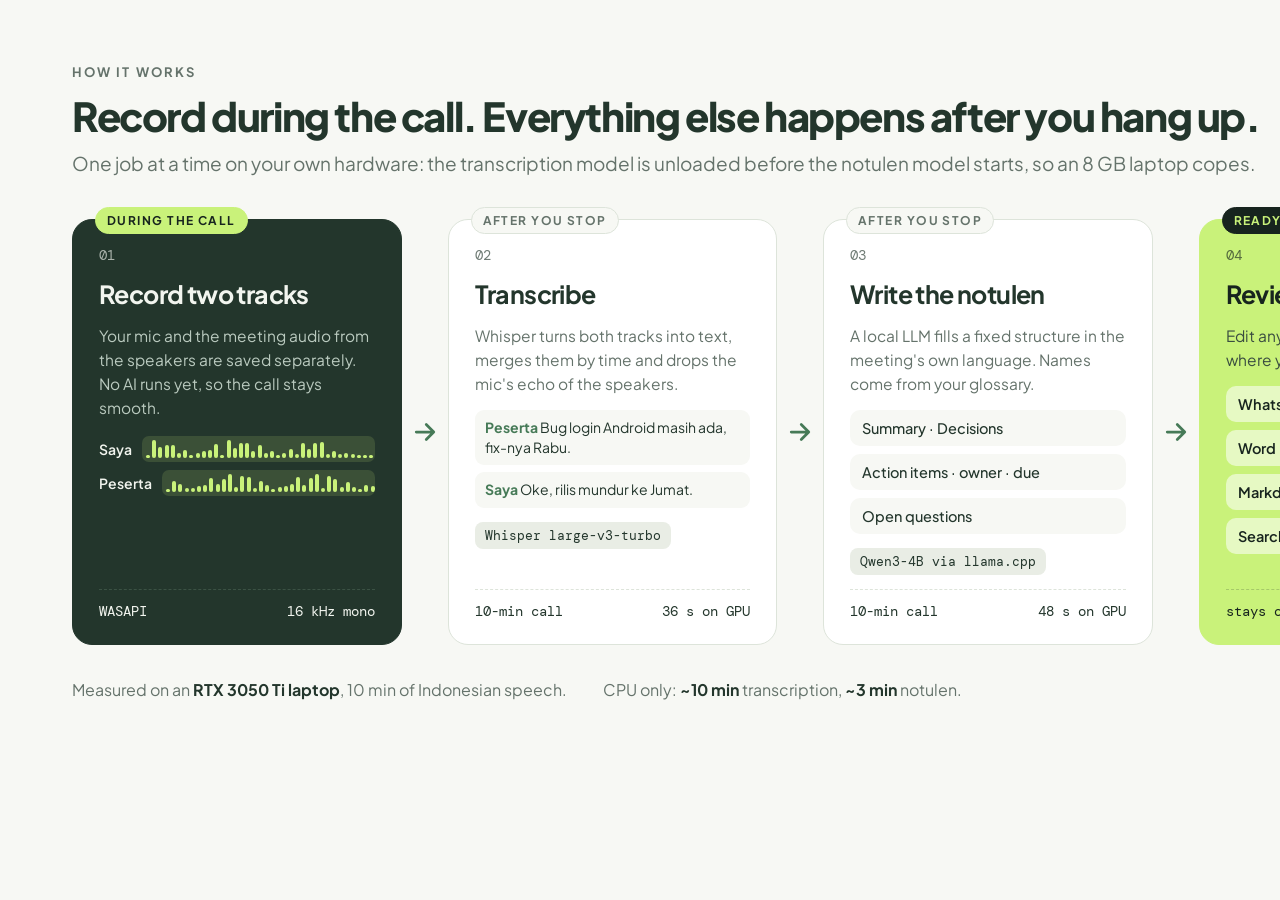
<file: docs/visuals/flow.html>
<!doctype html>
<html lang="en"><head><meta charset="utf-8"><link rel="stylesheet" href="brand.css">
<style>
body{width:1600px;height:760px;padding:64px 72px}
h2{font-size:40px;letter-spacing:-1.4px;font-weight:800;margin-top:10px}
.lede{font-size:19px;color:var(--muted);margin-top:10px}
.lanes{display:grid;grid-template-columns:1fr 46px 1fr 46px 1fr 46px 1fr;align-items:stretch;margin-top:44px}
.step{background:#fff;border:1px solid var(--line);border-radius:20px;padding:26px 26px 24px;display:flex;flex-direction:column;gap:14px;position:relative}
.step.during{background:var(--forest);border-color:var(--forest);color:#F2F5EF}
.step.during .k{color:#BACABF}
.step.done{background:var(--lime);border-color:var(--lime);color:var(--ink)}
.step.done .k{color:#3a4d40}
.num{font-family:"DM Mono",monospace;font-size:14px;opacity:.65}
.step h3{font-size:25px;letter-spacing:-.6px}
.k{font-size:15.5px;line-height:1.55;color:var(--muted)}
.when{position:absolute;top:-13px;left:22px;font-size:12px;letter-spacing:.12em;font-weight:700;padding:5px 11px;border-radius:999px;background:var(--paper);border:1px solid var(--line);color:var(--muted)}
.during .when{background:var(--lime);border-color:var(--lime);color:var(--ink)}
.tracks{display:grid;gap:8px;margin-top:2px}
.track{display:flex;align-items:center;gap:10px;font-size:14px;font-weight:600}
.track .wave{flex:1;height:26px;border-radius:7px;background:rgba(201,242,122,.14);position:relative;overflow:hidden}
.track .wave i{position:absolute;bottom:4px;width:4px;border-radius:2px;background:var(--lime)}
.pill{display:inline-flex;font-family:"DM Mono",monospace;font-size:13px;padding:5px 10px;border-radius:8px;background:var(--sage);color:var(--forest);width:fit-content}
.during .pill{background:rgba(255,255,255,.1);color:#E3EADF}
.done .pill{background:rgba(23,36,30,.1);color:var(--ink)}
.lines{display:grid;gap:7px;font-size:14px;line-height:1.4}
.lines div{background:var(--paper);border-radius:9px;padding:8px 10px}
.lines b{color:var(--focus)}
.out{display:grid;gap:8px;font-size:14.5px;font-weight:600}
.out div{display:flex;justify-content:space-between;background:rgba(255,255,255,.55);border-radius:10px;padding:9px 12px}
.out span{font-weight:400;opacity:.75}
.arrow{display:flex;align-items:center;justify-content:center}
.arrow svg{width:30px;height:30px}
.time{margin-top:auto;font-family:"DM Mono",monospace;font-size:14px;display:flex;justify-content:space-between;border-top:1px dashed var(--line);padding-top:12px}
.during .time{border-top-color:#3b5244}
.done .time{border-top-color:rgba(23,36,30,.2)}
.foot{display:flex;gap:36px;margin-top:34px;font-size:16px;color:var(--muted)}
.foot b{color:var(--forest)}
</style></head>
<body>
<div class="eyebrow">How it works</div>
<h2>Record during the call. Everything else happens after you hang up.</h2>
<p class="lede">One job at a time on your own hardware: the transcription model is unloaded before the notulen model starts, so an 8 GB laptop copes.</p>
<div class="lanes">
  <div class="step during"><span class="when">DURING THE CALL</span>
    <div class="num">01</div><h3>Record two tracks</h3>
    <p class="k">Your mic and the meeting audio from the speakers are saved separately. No AI runs yet, so the call stays smooth.</p>
    <div class="tracks">
      <div class="track">Saya<span class="wave" id="w1"></span></div>
      <div class="track">Peserta<span class="wave" id="w2"></span></div>
    </div>
    <div class="time"><span>WASAPI</span><span>16 kHz mono</span></div>
  </div>
  <div class="arrow"><svg viewBox="0 0 24 24"><path d="M5 12h13m-5-6 6 6-6 6" fill="none" stroke="#467A57" stroke-width="2.2" stroke-linecap="round" stroke-linejoin="round"/></svg></div>
  <div class="step"><span class="when">AFTER YOU STOP</span>
    <div class="num">02</div><h3>Transcribe</h3>
    <p class="k">Whisper turns both tracks into text, merges them by time and drops the mic's echo of the speakers.</p>
    <div class="lines">
      <div><b>Peserta</b> Bug login Android masih ada, fix-nya Rabu.</div>
      <div><b>Saya</b> Oke, rilis mundur ke Jumat.</div>
    </div>
    <span class="pill">Whisper large-v3-turbo</span>
    <div class="time"><span>10-min call</span><span>36 s on GPU</span></div>
  </div>
  <div class="arrow"><svg viewBox="0 0 24 24"><path d="M5 12h13m-5-6 6 6-6 6" fill="none" stroke="#467A57" stroke-width="2.2" stroke-linecap="round" stroke-linejoin="round"/></svg></div>
  <div class="step"><span class="when">AFTER YOU STOP</span>
    <div class="num">03</div><h3>Write the notulen</h3>
    <p class="k">A local LLM fills a fixed structure in the meeting's own language. Names come from your glossary.</p>
    <div class="out" style="font-weight:500">
      <div style="background:var(--paper)">Summary · Decisions</div>
      <div style="background:var(--paper)">Action items · owner · due</div>
      <div style="background:var(--paper)">Open questions</div>
    </div>
    <span class="pill">Qwen3-4B via llama.cpp</span>
    <div class="time"><span>10-min call</span><span>48 s on GPU</span></div>
  </div>
  <div class="arrow"><svg viewBox="0 0 24 24"><path d="M5 12h13m-5-6 6 6-6 6" fill="none" stroke="#467A57" stroke-width="2.2" stroke-linecap="round" stroke-linejoin="round"/></svg></div>
  <div class="step done"><span class="when" style="background:var(--ink);border-color:var(--ink);color:var(--lime)">READY</span>
    <div class="num">04</div><h3>Review &amp; share</h3>
    <p class="k">Edit anything inline, then send it where your team works.</p>
    <div class="out">
      <div>WhatsApp <span>copy</span></div>
      <div>Word <span>.docx</span></div>
      <div>Markdown <span>.md</span></div>
      <div>Search <span>all meetings</span></div>
    </div>
    <div class="time"><span>stays on disk</span><span>data/</span></div>
  </div>
</div>
<div class="foot"><span>Measured on an <b>RTX 3050 Ti laptop</b>, 10 min of Indonesian speech.</span><span>CPU only: <b>~10 min</b> transcription, <b>~3 min</b> notulen.</span></div>
<script>
// Deterministic waveform bars (no randomness, so renders are reproducible).
for (const [id, seed] of [["w1", 3], ["w2", 7]]) {
  const w = document.getElementById(id);
  for (let i = 0; i < 46; i++) {
    const v = Math.abs(Math.sin(i * 0.61 * seed) * Math.cos(i * 0.23 + seed));
    const h = 3 + Math.round(v * 16 * (id === "w1" && i > 28 ? 0.25 : 1));
    const b = document.createElement("i"); b.style.left = (4 + i * 6.2) + "px"; b.style.height = h + "px"; w.append(b);
  }
}
</script>
</body></html>
</file>
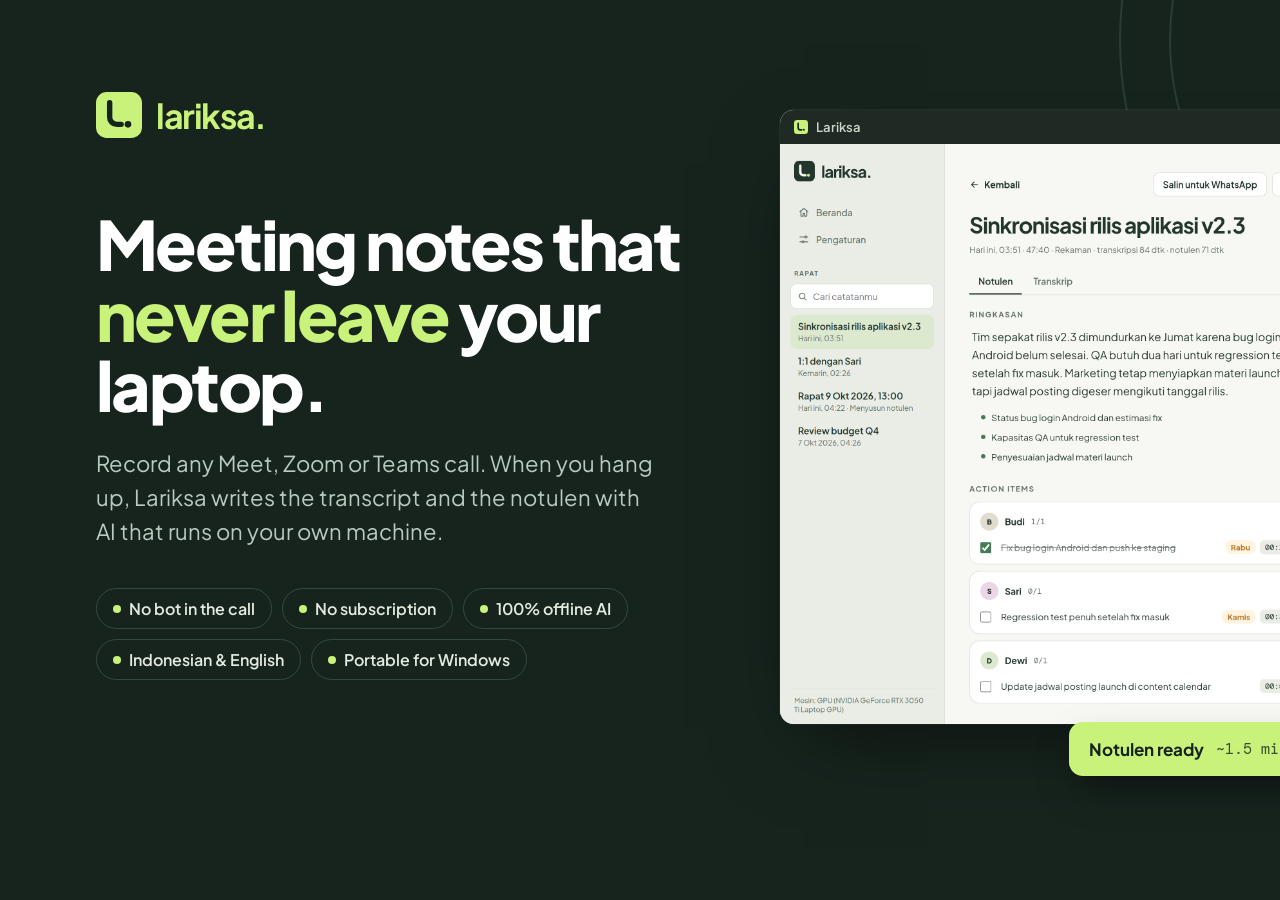
<file: docs/visuals/hero.html>
<!doctype html>
<html lang="en"><head><meta charset="utf-8"><link rel="stylesheet" href="brand.css">
<style>
body{width:1600px;height:820px;background:var(--ink);color:#F2F5EF;overflow:hidden;position:relative}
.rings{position:absolute;inset:0;pointer-events:none}
.copy{position:absolute;left:96px;top:92px;width:640px}
.logo{display:flex;align-items:center;gap:14px;font-size:34px;font-weight:700;letter-spacing:-1.4px;color:var(--lime)}
.logo .mark{width:46px;height:46px}
h1{font-size:68px;line-height:1.04;letter-spacing:-2.6px;font-weight:800;margin-top:70px;color:#fff}
h1 em{font-style:normal;color:var(--lime)}
.sub{font-size:22px;line-height:1.55;color:#BACABF;margin-top:26px;max-width:560px}
.chips{display:flex;flex-wrap:wrap;gap:10px;margin-top:40px;max-width:600px}
.chip{display:inline-flex;align-items:center;gap:8px;border:1px solid #354A3E;border-radius:999px;padding:9px 16px;font-size:16px;font-weight:600;color:#E3EADF}
.chip b{width:8px;height:8px;border-radius:50%;background:var(--lime)}
.app{position:absolute;left:780px;top:110px;width:760px}
.app .window{width:760px}
.badge{position:absolute;right:40px;bottom:44px;display:flex;align-items:center;gap:12px;background:var(--lime);color:var(--ink);border-radius:14px;padding:16px 20px;font-weight:700;font-size:17px;box-shadow:0 18px 40px -12px rgba(0,0,0,.6)}
.badge .t{font-family:"DM Mono",monospace;font-size:15px;font-weight:400;opacity:.8}
</style></head>
<body>
<svg class="rings" viewBox="0 0 1600 820"><circle cx="1480" cy="40" r="360" fill="none" stroke="#2B3D33" stroke-width="2"/><circle cx="1440" cy="40" r="270" fill="none" stroke="#2B3D33" stroke-width="2"/></svg>
<div class="copy">
  <div class="logo"><svg class="mark" viewBox="0 0 64 64"><rect width="64" height="64" rx="15" fill="#C9F27A"/><g transform="translate(0.0 0)"><path d="M15.250 15.000 V35.000 A13.750 13.750 0 0 0 29.000 48.750 H35.000 A3.750 3.750 0 0 0 35.000 41.250 H29.000 A6.250 6.250 0 0 1 22.750 35.000 V15.000 A3.750 3.750 0 0 0 15.250 15.000Z" fill="#17241E"/><circle cx="44.5" cy="45.0" r="4.6" fill="#17241E"/></g></svg>lariksa.</div>
  <h1>Meeting notes that <em>never leave</em> your laptop.</h1>
  <p class="sub">Record any Meet, Zoom or Teams call. When you hang up, Lariksa writes the transcript and the notulen with AI that runs on your own machine.</p>
  <div class="chips">
    <span class="chip"><b></b>No bot in the call</span>
    <span class="chip"><b></b>No subscription</span>
    <span class="chip"><b></b>100% offline AI</span>
    <span class="chip"><b></b>Indonesian &amp; English</span>
    <span class="chip"><b></b>Portable for Windows</span>
  </div>
</div>
<div class="app"><div class="window"><div class="bar"><svg viewBox="0 0 64 64"><rect width="64" height="64" rx="15" fill="#C9F27A"/><g transform="translate(0.0 0)"><path d="M15.250 15.000 V35.000 A13.750 13.750 0 0 0 29.000 48.750 H35.000 A3.750 3.750 0 0 0 35.000 41.250 H29.000 A6.250 6.250 0 0 1 22.750 35.000 V15.000 A3.750 3.750 0 0 0 15.250 15.000Z" fill="#17241E"/><circle cx="44.5" cy="45.0" r="4.6" fill="#17241E"/></g></svg>Lariksa</div><img src="../assets/screen-notulen.png"></div></div>
<div class="badge">Notulen ready <span class="t">~1.5 min after a 10-min call, on GPU</span></div>
</body></html>
</file>
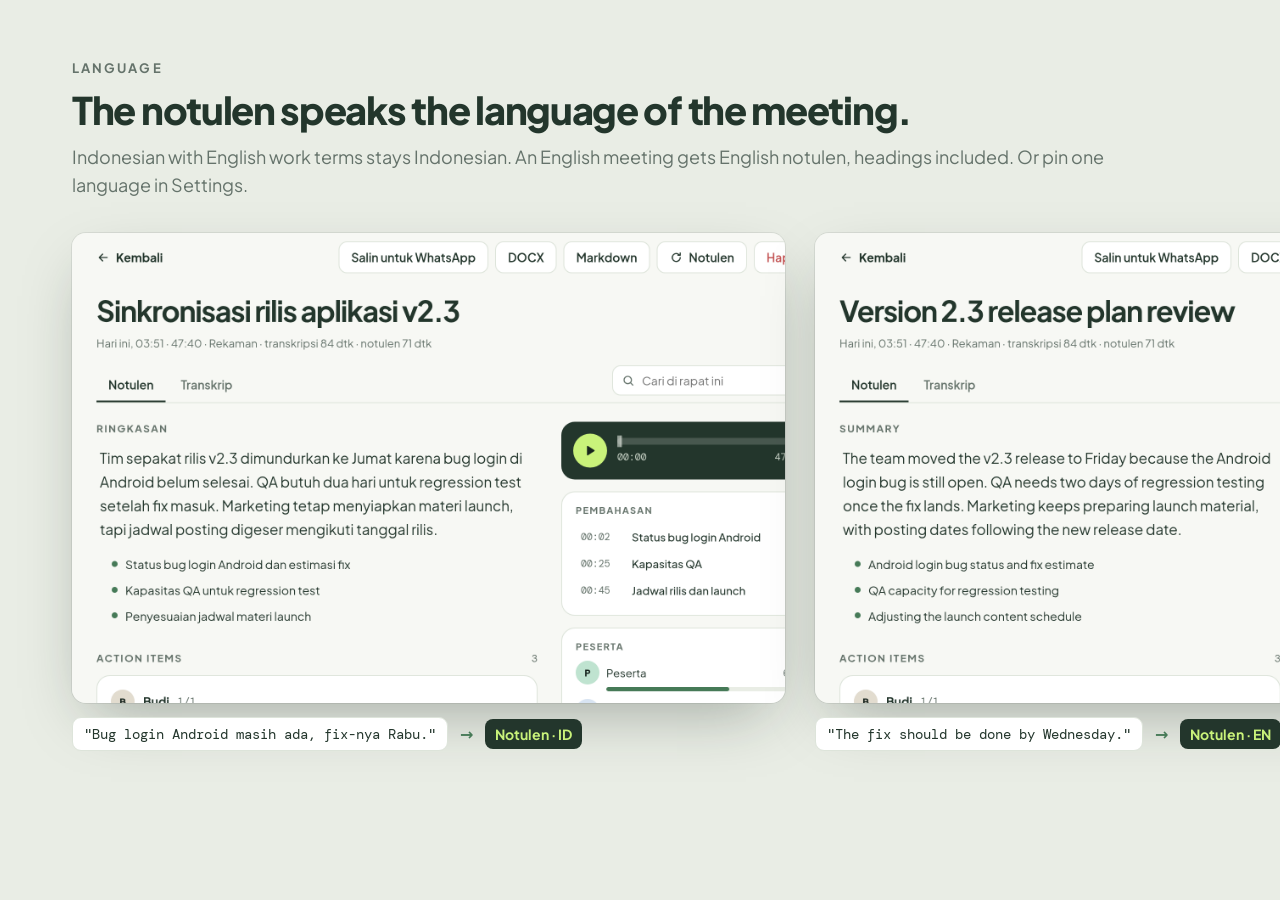
<file: docs/visuals/languages.html>
<!doctype html>
<html lang="en"><head><meta charset="utf-8"><link rel="stylesheet" href="brand.css">
<style>
body{width:1600px;height:780px;padding:60px 72px;background:var(--sage)}
h2{font-size:38px;letter-spacing:-1.3px;font-weight:800;margin-top:10px}
.lede{font-size:18px;color:var(--muted);margin-top:10px;max-width:1100px;line-height:1.55}
.pair{display:grid;grid-template-columns:1fr 1fr;gap:30px;margin-top:34px}
figure{display:flex;flex-direction:column;gap:14px}
.crop{height:470px;overflow:hidden;border-radius:14px;box-shadow:0 24px 60px -18px rgba(23,36,30,.35),0 0 0 1px rgba(23,36,30,.08)}
.crop img{display:block;width:140.5%;margin-left:-31.6%;margin-top:-4%}
figcaption{display:flex;align-items:center;gap:12px;font-size:16px}
.said{font-family:"DM Mono",monospace;font-size:14px;background:#fff;border:1px solid var(--line);border-radius:9px;padding:7px 11px;color:var(--forest)}
.arrow{color:var(--focus);font-weight:700}
.lang{font-weight:700;background:var(--forest);color:var(--lime);border-radius:8px;padding:6px 10px;font-size:14px}
</style></head>
<body>
<div class="eyebrow">Language</div>
<h2>The notulen speaks the language of the meeting.</h2>
<p class="lede">Indonesian with English work terms stays Indonesian. An English meeting gets English notulen, headings included. Or pin one language in Settings.</p>
<div class="pair">
  <figure><div class="crop"><img src="../assets/screen-notulen.png"></div>
    <figcaption><span class="said">"Bug login Android masih ada, fix-nya Rabu."</span><span class="arrow">→</span><span class="lang">Notulen · ID</span></figcaption></figure>
  <figure><div class="crop"><img src="../assets/screen-notulen-en.png"></div>
    <figcaption><span class="said">"The fix should be done by Wednesday."</span><span class="arrow">→</span><span class="lang">Notulen · EN</span></figcaption></figure>
</div>
</body></html>
</file>
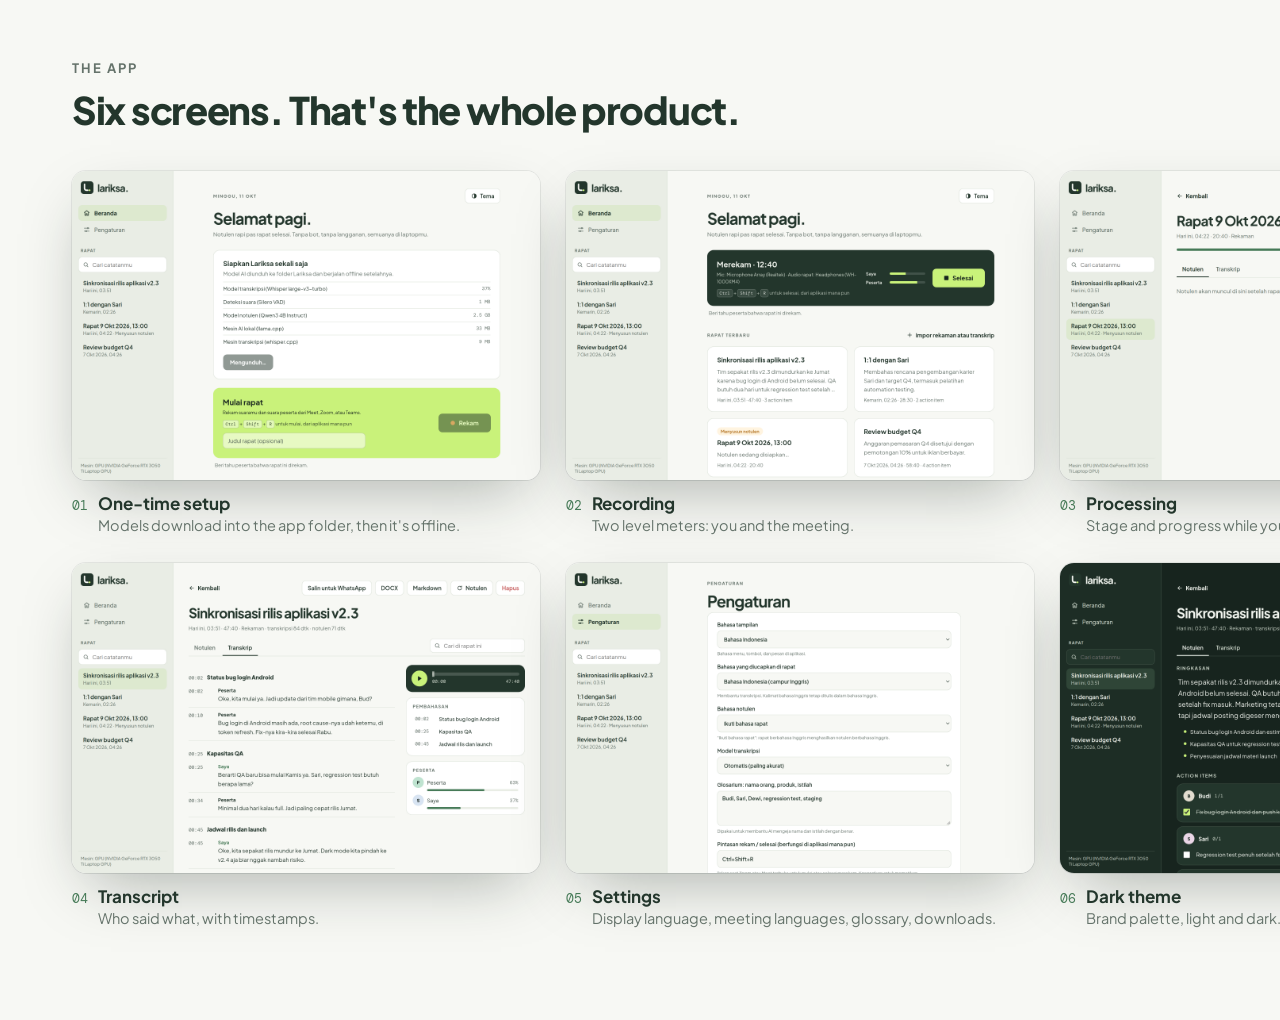
<file: docs/visuals/screens.html>
<!doctype html>
<html lang="en"><head><meta charset="utf-8"><link rel="stylesheet" href="brand.css">
<style>
body{width:1600px;height:1020px;padding:60px 72px}
h2{font-size:38px;letter-spacing:-1.3px;font-weight:800;margin-top:10px}
.grid{display:grid;grid-template-columns:1fr 1fr 1fr;gap:28px 26px;margin-top:38px}
figure{display:flex;flex-direction:column;gap:12px}
figure img{width:100%;aspect-ratio:1180/780;object-fit:cover;object-position:top left}
figcaption{display:flex;gap:10px;align-items:baseline}
figcaption .n{font-family:"DM Mono",monospace;font-size:13px;color:var(--focus)}
figcaption b{font-size:17px}
figcaption span{font-size:14.5px;color:var(--muted)}
</style></head>
<body>
<div class="eyebrow">The app</div>
<h2>Six screens. That's the whole product.</h2>
<div class="grid">
  <figure><img class="shot" src="../assets/screen-setup.png"><figcaption><span class="n">01</span><div><b>One-time setup</b><br><span>Models download into the app folder, then it's offline.</span></div></figcaption></figure>
  <figure><img class="shot" src="../assets/screen-recording.png"><figcaption><span class="n">02</span><div><b>Recording</b><br><span>Two level meters: you and the meeting.</span></div></figcaption></figure>
  <figure><img class="shot" src="../assets/screen-processing.png"><figcaption><span class="n">03</span><div><b>Processing</b><br><span>Stage and progress while you move on.</span></div></figcaption></figure>
  <figure><img class="shot" src="../assets/screen-transcript.png"><figcaption><span class="n">04</span><div><b>Transcript</b><br><span>Who said what, with timestamps.</span></div></figcaption></figure>
  <figure><img class="shot" src="../assets/screen-settings.png"><figcaption><span class="n">05</span><div><b>Settings</b><br><span>Display language, meeting languages, glossary, downloads.</span></div></figcaption></figure>
  <figure><img class="shot" src="../assets/screen-dark.png"><figcaption><span class="n">06</span><div><b>Dark theme</b><br><span>Brand palette, light and dark.</span></div></figcaption></figure>
</div>
</body></html>
</file>
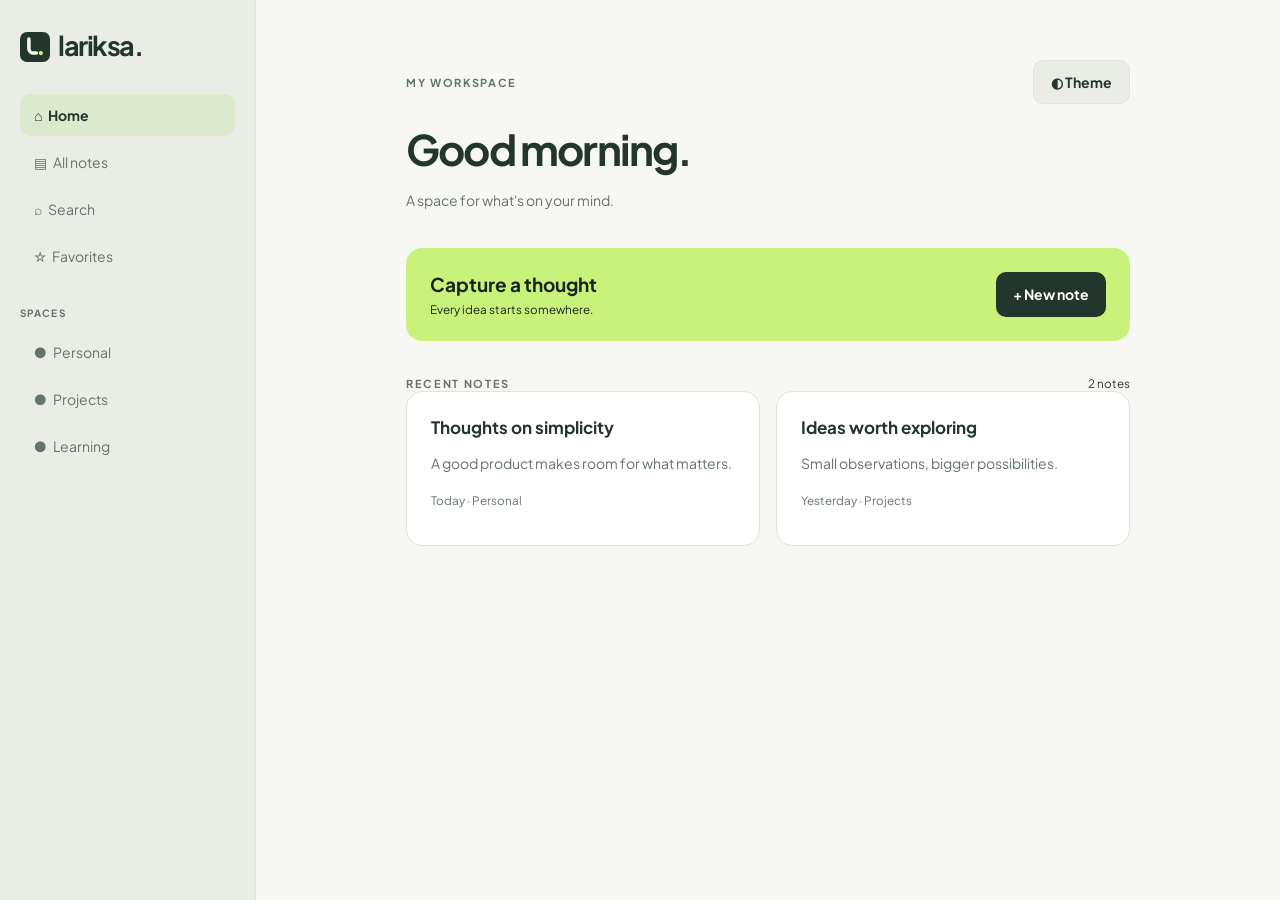
<file: Lariksa_Brand_Kit_v1.0/05_UI_Components/workspace-preview.html>
<!doctype html><html lang="en"><head><meta charset="utf-8"><meta name="viewport" content="width=device-width,initial-scale=1"><title>Lariksa | UI concept</title><link rel="preconnect" href="https://fonts.googleapis.com"><link rel="preconnect" href="https://fonts.gstatic.com" crossorigin><link href="https://fonts.googleapis.com/css2?family=Plus+Jakarta+Sans:wght@400;500;600;700&display=swap" rel="stylesheet"><link rel="stylesheet" href="../04_Design_Tokens/theme.css"><style>*{box-sizing:border-box}body{margin:0;background:var(--surface-page);color:var(--text-primary);font-family:var(--font-ui);font-size:14px}.app{display:flex;min-height:100vh}.sidebar{width:256px;flex:none;background:var(--surface-muted);padding:28px 20px;border-right:1px solid var(--border-default)}.brand{font-size:27px;font-weight:700;letter-spacing:-1.5px;margin-bottom:32px}.item{border-radius:10px;padding:12px 14px;margin:5px 0;color:var(--text-secondary)}.active{background:#DDE9CF;color:#23362C;font-weight:700}.section{font-size:10px;letter-spacing:.13em;margin:30px 0 12px;color:var(--text-secondary);font-weight:700}.content{width:min(800px,100%);margin:0 auto;padding:60px 38px}.eyebrow{font-size:11px;letter-spacing:.15em;color:var(--text-secondary);font-weight:700}.header{display:flex;justify-content:space-between;align-items:center}h1{font-size:42px;letter-spacing:-1.8px;margin:18px 0 7px}p{line-height:1.7;color:var(--text-secondary)}button{font:inherit;cursor:pointer;border:0;border-radius:10px;padding:12px 17px;font-weight:700;background:var(--brand-primary);color:white}button:focus-visible{outline:3px solid var(--focus-ring);outline-offset:3px}.note-action{background:var(--brand-accent);padding:24px;border-radius:16px;margin:35px 0;color:#17241E;display:flex;justify-content:space-between;gap:15px}.note-action strong{font-size:19px}.note-action small{display:block;margin-top:6px}.note-action button{background:#23362C}.cards{display:grid;grid-template-columns:repeat(2,minmax(0,1fr));gap:16px}.card{padding:24px;background:var(--surface-card);border-radius:16px;border:1px solid var(--border-default);min-height:155px}.card strong{font-size:17px}.card small{color:var(--text-secondary)}.toolbar{display:flex;align-items:center;justify-content:space-between;gap:15px}.theme{background:var(--surface-muted);color:var(--text-primary);border:1px solid var(--border-default)}@media(max-width:700px){.sidebar{display:none}.content{padding:35px 20px}.cards{grid-template-columns:1fr}h1{font-size:34px}.note-action{flex-direction:column;align-items:start}}</style></head><body><div class="app"><aside class="sidebar"><div class="brand"><svg xmlns="http://www.w3.org/2000/svg" width="30" height="30" style="vertical-align:-6px;margin-right:8px" viewBox="0 0 64 64" role="img" aria-label="Lariksa"><title>Lariksa</title><rect width="64" height="64" rx="15" fill="#23362C"/><g transform="translate(0.0 0)"><path d="M15.250 15.000 V35.000 A13.750 13.750 0 0 0 29.000 48.750 H35.000 A3.750 3.750 0 0 0 35.000 41.250 H29.000 A6.250 6.250 0 0 1 22.750 35.000 V15.000 A3.750 3.750 0 0 0 15.250 15.000Z" fill="#F7F8F4"/><circle cx="44.5" cy="45.0" r="4.6" fill="#C9F27A"/></g></svg>lariksa.</div><div class="item active">⌂ &nbsp; Home</div><div class="item">▤ &nbsp; All notes</div><div class="item">⌕ &nbsp; Search</div><div class="item">☆ &nbsp; Favorites</div><div class="section">SPACES</div><div class="item">● &nbsp; Personal</div><div class="item">● &nbsp; Projects</div><div class="item">● &nbsp; Learning</div></aside><main class="content"><div class="toolbar"><div class="eyebrow">MY WORKSPACE</div><button class="theme" id="toggle" aria-label="Toggle theme">◐ Theme</button></div><h1>Good morning.</h1><p>A space for what's on your mind.</p><div class="note-action"><div><strong>Capture a thought</strong><small>Every idea starts somewhere.</small></div><button id="add">+ New note</button></div><div class="header"><div class="eyebrow">RECENT NOTES</div><small id="count">2 notes</small></div><div class="cards" id="cards"><div class="card"><strong>Thoughts on simplicity</strong><p>A good product makes room for what matters.</p><small>Today · Personal</small></div><div class="card"><strong>Ideas worth exploring</strong><p>Small observations, bigger possibilities.</p><small>Yesterday · Projects</small></div></div></main></div><script>const toggle=document.getElementById('toggle');toggle.addEventListener('click',()=>{document.documentElement.dataset.theme=document.documentElement.dataset.theme==='dark'?'light':'dark'});const cards=document.getElementById('cards');let count=2;document.getElementById('add').addEventListener('click',()=>{count++;const el=document.createElement('div');el.className='card';el.innerHTML='<strong>Untitled thought</strong><p>A fresh page for your next idea.</p><small>Just now · Personal</small>';cards.prepend(el);document.getElementById('count').textContent=count+' notes';});</script></body></html>
</file>
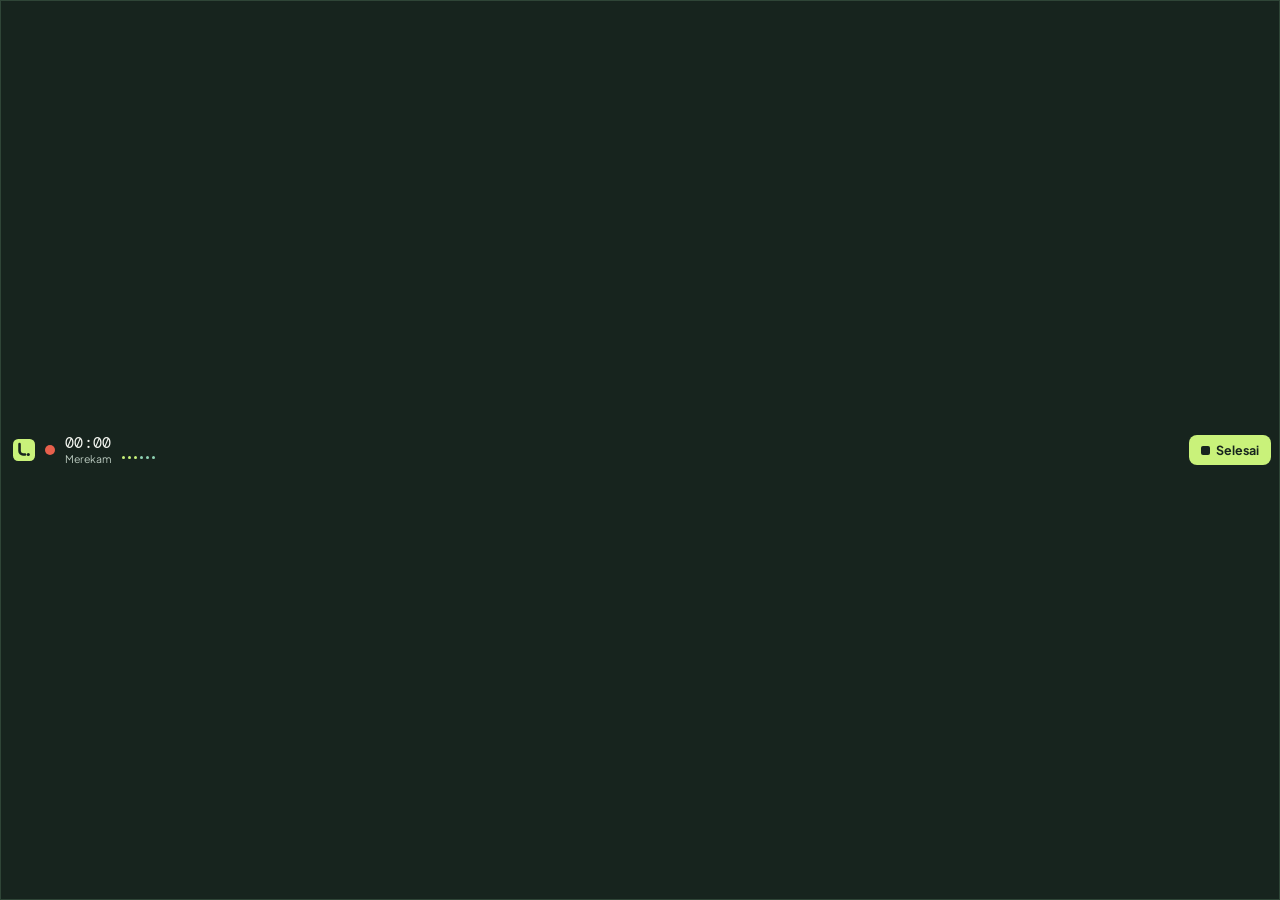
<file: src/lariksa/ui/pill.html>
<!doctype html>
<html lang="id">
<head>
<meta charset="utf-8">
<title>Lariksa</title>
<style>
@font-face{font-family:"Plus Jakarta Sans";src:url(fonts/PlusJakartaSans.woff2) format("woff2");font-weight:200 800}
@font-face{font-family:"DM Mono";src:url(fonts/DMMono-400.woff2) format("woff2")}
*{box-sizing:border-box;margin:0;user-select:none}
html,body{height:100%;background:#17241E;overflow:hidden}
body{font-family:"Plus Jakarta Sans",system-ui,sans-serif;color:#F2F5EF;-webkit-font-smoothing:antialiased}
.pill{height:100%;display:flex;align-items:center;gap:10px;padding:0 8px 0 12px;border:1px solid #2F4537;border-radius:0}
.grip{display:flex;align-items:center;gap:10px;flex:1;min-width:0;height:100%;cursor:move}
.mark{width:22px;height:22px;flex:none}
.dot{width:10px;height:10px;border-radius:50%;background:#E8604C;flex:none;animation:pulse 1.4s ease-in-out infinite}
@keyframes pulse{0%,100%{opacity:1}50%{opacity:.35}}
@media(prefers-reduced-motion:reduce){.dot{animation:none}}
.text{display:flex;flex-direction:column;min-width:0;line-height:1.15}
.big{font-family:"DM Mono",monospace;font-size:15px;font-weight:400;letter-spacing:.02em}
.small{font-size:10.5px;color:#BACABF;white-space:nowrap;overflow:hidden;text-overflow:ellipsis}
.meters{display:flex;gap:3px;align-items:flex-end;height:18px;flex:none}
.meters i{width:3px;border-radius:2px;background:#C9F27A;height:3px;transition:height 120ms linear}
.meters i.sys{background:#8FD3B4}
.warn .small{color:#F2C66B}
button{font:inherit;border:0;cursor:pointer;border-radius:8px;height:30px;padding:0 12px;font-weight:700;font-size:12.5px;display:flex;align-items:center;gap:6px;flex:none}
.stop{background:#C9F27A;color:#17241E}
.stop b{width:9px;height:9px;border-radius:2px;background:#17241E;display:block}
.open{background:#2F4537;color:#F2F5EF}
.close{background:transparent;color:#8FA394;width:24px;padding:0;justify-content:center;font-size:15px}
.close:hover{color:#F2F5EF}
.bar{position:absolute;left:0;bottom:0;height:3px;background:#C9F27A;width:0;transition:width 400ms}
.hidden{display:none!important}
button:focus-visible{outline:2px solid #C9F27A;outline-offset:2px}
</style>
</head>
<body>
<div class="pill" id="pill">
  <div class="grip pywebview-drag-region" id="grip">
    <svg class="mark pywebview-drag-region" viewBox="0 0 64 64" aria-hidden="true"><rect width="64" height="64" rx="15" fill="#C9F27A"/><path d="M15.250 15.000 V35.000 A13.750 13.750 0 0 0 29.000 48.750 H35.000 A3.750 3.750 0 0 0 35.000 41.250 H29.000 A6.250 6.250 0 0 1 22.750 35.000 V15.000 A3.750 3.750 0 0 0 15.250 15.000Z" fill="#17241E"/><circle cx="44.5" cy="45.0" r="4.6" fill="#17241E"/></svg>
    <span class="dot pywebview-drag-region" id="dot"></span>
    <div class="text pywebview-drag-region">
      <span class="big pywebview-drag-region" id="big">00:00</span>
      <span class="small pywebview-drag-region" id="small">Merekam</span>
    </div>
    <div class="meters pywebview-drag-region" id="meters" aria-hidden="true">
      <i></i><i></i><i></i><i class="sys"></i><i class="sys"></i><i class="sys"></i>
    </div>
  </div>
  <button class="stop" id="stop" title="Selesai merekam"><b></b><span id="stop-label">Selesai</span></button>
  <button class="open hidden" id="open">Buka</button>
  <button class="close hidden" id="close" title="Tutup indikator" aria-label="Tutup">×</button>
</div>
<div class="bar" id="bar"></div>
<script>
"use strict";
const $ = (id) => document.getElementById(id);
const api = () => window.pywebview.api;
let hotkey = "";

function clock(s) {
  s = Math.max(0, Math.round(s || 0));
  const h = Math.floor(s / 3600), m = Math.floor((s % 3600) / 60), x = s % 60;
  const p = (n) => String(n).padStart(2, "0");
  return h ? `${h}:${p(m)}:${p(x)}` : `${p(m)}:${p(x)}`;
}

const STAGE = { queued: "Menunggu", transcribing: "Transkripsi", summarizing: "Menyusun notulen" };

function render(s) {
  const recording = s.recording;
  const busy = !!s.activity.meeting_id;
  $("dot").classList.toggle("hidden", !recording);
  $("meters").classList.toggle("hidden", !recording);
  $("stop").classList.toggle("hidden", !recording);
  $("open").classList.toggle("hidden", recording);
  $("close").classList.toggle("hidden", recording);
  $("pill").classList.toggle("warn", recording && (s.silent || []).length > 0);

  if (recording) {
    $("big").textContent = clock(s.elapsed);
    const silent = s.silent || [];
    $("small").textContent = silent.includes("mic") ? "Mic tidak terdengar"
      : silent.includes("system") ? "Belum ada suara peserta" : (hotkey ? `Merekam · ${hotkey}` : "Merekam");
    const bars = [...document.querySelectorAll(".meters i")];
    const mic = (s.levels || {}).mic || 0, sys = (s.levels || {}).system || 0;
    bars.forEach((b, i) => {
      const v = i < 3 ? mic : sys;
      const k = [0.6, 1, 0.75][i % 3];
      b.style.height = `${3 + Math.min(15, v * 40 * k)}px`;
    });
    $("bar").style.width = "0";
  } else if (busy) {
    const p = s.activity.progress || 0;
    $("big").textContent = s.activity.stage === "queued" ? "…" : `${Math.round(p * 100)}%`;
    $("small").textContent = `${STAGE[s.activity.stage] || "Memproses"}${s.queue ? ` · ${s.queue} antre` : ""}`;
    $("bar").style.width = `${Math.round(p * 100)}%`;
  } else {
    $("big").textContent = "Selesai";
    $("small").textContent = "Notulen siap";
    $("bar").style.width = "100%";
  }
}

async function poll() {
  try { render(await api().status()); } catch (e) { /* window closing */ }
}

window.addEventListener("pywebviewready", async () => {
  hotkey = (await api().hotkey_label()) || "";
  $("stop").title = hotkey ? `Selesai merekam (${hotkey})` : "Selesai merekam";
  $("stop").addEventListener("click", async () => { $("stop").disabled = true; await api().stop_recording(); $("stop").disabled = false; poll(); });
  $("open").addEventListener("click", () => api().show_main());
  $("close").addEventListener("click", () => api().hide_pill());
  poll();
  setInterval(poll, 400);
});
</script>
</body>
</html>
</file>
<file: ui/styles.css>
@font-face{font-family:"Plus Jakarta Sans";src:url(fonts/PlusJakartaSans.woff2) format("woff2");font-weight:200 800;font-display:swap}
@font-face{font-family:"DM Mono";src:url(fonts/DMMono-400.woff2) format("woff2");font-weight:400;font-display:swap}

/* Lariksa brand tokens (Brand Kit v1.0, 04_Design_Tokens/theme.css) */
:root{--brand-primary:#23362C;--brand-accent:#C9F27A;--surface-page:#F7F8F4;--surface-card:#FFFFFF;--surface-muted:#E9EDE5;--surface-active:#DDE9CF;--text-primary:#23362C;--text-secondary:#65736B;--border-default:#DDE4DA;--focus-ring:#467A57;--success:#278264;--warning:#B7792B;--error:#C45454;--font-ui:"Plus Jakarta Sans",system-ui,sans-serif;--font-mono:"DM Mono",ui-monospace,monospace;--radius-sm:6px;--radius-md:10px;--radius-lg:16px;--radius-xl:24px;--duration-fast:140ms;--duration-normal:220ms}
[data-theme="dark"]{--surface-page:#17241E;--surface-card:#23362C;--surface-muted:#1D2D25;--surface-active:#2F4537;--text-primary:#F2F5EF;--text-secondary:#CBD5C9;--border-default:#415347;--focus-ring:#C9F27A}
@media(prefers-reduced-motion:reduce){*,*::before,*::after{transition-duration:.01ms!important;animation-duration:.01ms!important}}

*{box-sizing:border-box}
html,body{height:100%}
body{margin:0;background:var(--surface-page);color:var(--text-primary);font-family:var(--font-ui);font-size:14px;-webkit-font-smoothing:antialiased}
button,input,select,textarea{font:inherit;color:inherit}
button{cursor:pointer;border:0;border-radius:var(--radius-md);padding:11px 17px;font-weight:700;background:var(--brand-primary);color:#fff;transition:transform var(--duration-fast) ease-out,background var(--duration-fast) ease-out,opacity var(--duration-fast)}
button:active{transform:translateY(1px)}
button:disabled{opacity:.5;cursor:default}
:focus-visible{outline:3px solid var(--focus-ring);outline-offset:2px}
[data-theme="dark"] button:not(.ghost):not(.link):not(.nav):not(.tab):not(.record-btn):not(.ts):not(.play):not(.chapter-link){background:var(--brand-accent);color:#17241E}
.hidden{display:none!important}
code{font-family:var(--font-mono);font-size:12px;background:var(--surface-muted);padding:2px 6px;border-radius:var(--radius-sm)}

.app{display:flex;height:100vh}
.sidebar{width:256px;flex:none;background:var(--surface-muted);padding:26px 16px 16px;border-right:1px solid var(--border-default);display:flex;flex-direction:column;min-height:0}
.brand{display:flex;align-items:center;gap:10px;font-size:25px;font-weight:700;letter-spacing:-1.2px;margin:0 6px 26px}
.brand .mark{width:32px;height:32px}
/* Icons: one line set from the sprite in index.html, sized to the text they sit next to. */
.icon{width:18px;height:18px;flex:none;fill:none;stroke:currentColor;stroke-width:2;stroke-linecap:round;stroke-linejoin:round}
.with-icon{display:inline-flex;align-items:center;gap:7px}
.with-icon .icon{width:16px;height:16px}
.search .icon,.find .icon{width:16px;height:16px}
.nav{display:flex;align-items:center;gap:10px;width:100%;text-align:left;background:transparent;color:var(--text-secondary);font-weight:500;padding:11px 12px;margin:2px 0}
.nav:hover{background:var(--surface-active)}
.nav.active{background:var(--surface-active);color:var(--text-primary);font-weight:700}
.section{font-size:10px;letter-spacing:.13em;margin:24px 6px 10px;color:var(--text-secondary);font-weight:700}
.search{display:flex;align-items:center;gap:8px;background:var(--surface-card);border:1px solid var(--border-default);border-radius:var(--radius-md);padding:0 10px;margin-bottom:8px;color:var(--text-secondary)}
.search input{border:0;outline:0;background:transparent;padding:10px 0;width:100%;color:var(--text-primary)}
.meeting-list{list-style:none;margin:0;padding:0;overflow:auto;flex:1;min-height:0}
.meeting-list li{padding:9px 12px;border-radius:var(--radius-md);cursor:pointer;margin:1px 0}
.meeting-list li:hover,.meeting-list li.active{background:var(--surface-active)}
.meeting-list .t{display:block;font-weight:600;white-space:nowrap;overflow:hidden;text-overflow:ellipsis}
.meeting-list small{color:var(--text-secondary);font-size:11.5px}
.engine{font-size:11px;color:var(--text-secondary);padding:10px 6px 0;border-top:1px solid var(--border-default);margin-top:8px}

.content{flex:1;overflow:auto}
.view{width:min(800px,100%);margin:0 auto;padding:44px 38px 80px}
.toolbar,.row-between{display:flex;justify-content:space-between;align-items:center;gap:12px}
.actions{display:flex;gap:8px;flex-wrap:wrap}
.eyebrow{font-size:11px;letter-spacing:.15em;color:var(--text-secondary);font-weight:700}
.mt{margin-top:32px;margin-bottom:12px}
h1{font-size:40px;letter-spacing:-1.6px;margin:16px 0 6px;line-height:1.1}
.lede{color:var(--text-secondary);line-height:1.7;margin:0 0 28px;max-width:560px}
.ghost{background:var(--surface-card);color:var(--text-primary);border:1px solid var(--border-default);padding:9px 14px;font-weight:600}
.ghost:hover{background:var(--surface-muted)}
.ghost.danger{color:var(--error)}
.link{background:none;color:var(--text-primary);padding:6px 0;font-weight:700}
.link:hover{text-decoration:underline}

.record-card{background:var(--brand-accent);color:#17241E;border-radius:var(--radius-lg);padding:24px;display:flex;justify-content:space-between;align-items:center;gap:20px;transition:background var(--duration-normal) ease-out}
.record-card strong{font-size:19px}
.record-card small{display:block;margin-top:6px;line-height:1.5}
.record-copy{flex:1;min-width:0}
.title-input{margin-top:14px;width:100%;max-width:360px;border:1px solid rgba(23,36,30,.18);background:rgba(255,255,255,.55);border-radius:var(--radius-md);padding:10px 12px;color:#17241E}
.title-input::placeholder{color:#4b5a51}
.record-actions{display:flex;align-items:center;gap:18px}
.record-btn{background:#23362C;color:#fff;display:flex;align-items:center;gap:10px;padding:14px 22px;font-size:15px;min-width:132px;justify-content:center}
.record-btn .dot{width:11px;height:11px;border-radius:50%;background:#E8604C}
.record-card.live{background:#23362C;color:#F2F5EF}
.record-card.live .title-input{display:none}
.record-card.live .record-btn{background:var(--brand-accent);color:#17241E}
.record-card.live .record-btn .dot{border-radius:2px;background:#17241E}
.record-card.live small{color:#CBD5C9}
.meters{display:grid;gap:8px;width:150px}
.meter{display:grid;grid-template-columns:52px 1fr;align-items:center;gap:8px;font-size:11px;font-weight:600}
.meter i{display:block;height:6px;background:rgba(242,245,239,.15);border-radius:3px;overflow:hidden}
.meter b{display:block;height:100%;width:0;background:var(--brand-accent);transition:width 120ms linear}
.consent{font-size:12px;color:var(--text-secondary);margin:10px 4px 34px}
.consent.warn{color:var(--warning);font-weight:700}

.setup{background:var(--surface-card);border:1px solid var(--border-default);border-radius:var(--radius-lg);padding:22px 24px;margin-bottom:22px}
.setup strong{font-size:17px}
.setup p{color:var(--text-secondary);margin:6px 0 12px}
.setup ul{list-style:none;padding:0;margin:0 0 16px}
.setup li{display:flex;justify-content:space-between;gap:12px;padding:8px 0;border-top:1px solid var(--border-default);font-size:13px}
.setup li span:last-child{color:var(--text-secondary);font-family:var(--font-mono);font-size:12px}

.cards{display:grid;grid-template-columns:repeat(2,minmax(0,1fr));gap:16px;margin-top:14px}
.card{padding:22px 24px;background:var(--surface-card);border-radius:var(--radius-lg);border:1px solid var(--border-default)}
.cards .card{cursor:pointer;min-height:140px;display:flex;flex-direction:column;gap:8px;transition:border-color var(--duration-fast),transform var(--duration-fast) ease-out}
.cards .card:hover{border-color:var(--focus-ring);transform:translateY(-1px)}
.card strong{font-size:16px;line-height:1.35}
.card p{margin:0;color:var(--text-secondary);line-height:1.6;display:-webkit-box;-webkit-line-clamp:3;-webkit-box-orient:vertical;overflow:hidden}
.card small{color:var(--text-secondary);margin-top:auto}
.empty{grid-column:1/-1;text-align:center;color:var(--text-secondary);padding:40px 20px;border:1px dashed var(--border-default);border-radius:var(--radius-lg)}
.badge{display:inline-flex;align-items:center;gap:6px;font-size:11px;font-weight:700;padding:3px 9px;border-radius:999px;background:var(--surface-muted);color:var(--text-secondary);width:fit-content}
.badge.busy{background:#FFF4E0;color:var(--warning)}
.badge.fail{background:#FBE9E9;color:var(--error)}
.badge.ok{background:#E3F4EC;color:var(--success)}
[data-theme="dark"] .badge.busy,[data-theme="dark"] .badge.fail,[data-theme="dark"] .badge.ok{background:var(--surface-muted)}

.h1-input{font-size:34px;font-weight:700;letter-spacing:-1.3px;border:0;background:transparent;width:100%;padding:4px 0;margin-top:18px;border-bottom:1px solid transparent}
.h1-input:hover,.h1-input:focus{border-bottom-color:var(--border-default);outline:0}
.meta{color:var(--text-secondary);font-size:13px;margin:4px 0 18px}
.progress{display:flex;align-items:center;gap:12px;margin:8px 0 18px;font-size:13px;color:var(--text-secondary)}
.progress .bar{flex:1;height:6px;background:var(--surface-muted);border-radius:3px;overflow:hidden}
.progress .bar b{display:block;height:100%;width:0;background:var(--focus-ring);transition:width var(--duration-normal)}
.error{background:#FBE9E9;color:#8A2F2F;padding:14px 16px;border-radius:var(--radius-md);margin:10px 0 18px;line-height:1.5}
.error button{margin-top:10px}
.tabs{display:flex;gap:4px;border-bottom:1px solid var(--border-default);margin-bottom:22px}
.tab{background:none;color:var(--text-secondary);border-radius:0;padding:10px 14px;border-bottom:2px solid transparent;font-weight:600}
.tab.active{color:var(--text-primary);border-bottom-color:var(--text-primary)}
.tab-body h3{font-size:12px;letter-spacing:.12em;color:var(--text-secondary);margin:26px 0 10px;text-transform:uppercase}
.tab-body h3:first-child{margin-top:0}
.summary{font-size:15.5px;line-height:1.75;margin:0}
.tab-body ul{margin:0;padding-left:20px;line-height:1.75}
.actions-table{width:100%;border-collapse:collapse;font-size:14px}
.actions-table th{text-align:left;font-size:11px;letter-spacing:.08em;color:var(--text-secondary);padding:8px 10px;border-bottom:1px solid var(--border-default)}
.actions-table td{padding:10px;border-bottom:1px solid var(--border-default);vertical-align:top}
.actions-table td:first-child{width:60%}
.actions-table .muted{color:var(--text-secondary)}
.editable{border-radius:var(--radius-sm);padding:2px 4px;margin:-2px -4px}
.editable:hover{background:var(--surface-muted)}
.editable:focus{outline:2px solid var(--focus-ring);background:var(--surface-card)}
.hint{font-size:12px;color:var(--text-secondary);margin-top:22px}
.turn{display:grid;grid-template-columns:62px 1fr;gap:12px;padding:10px 0;border-bottom:1px solid var(--border-default)}
.turn time{font-family:var(--font-mono);font-size:12px;color:var(--text-secondary);padding-top:2px}
.turn .who{font-weight:700;font-size:12px;margin-bottom:2px}
.turn.me .who{color:var(--focus-ring)}
.turn p{margin:0;line-height:1.65}

.form{display:grid;gap:18px}
/* Both settings cards share one width, so their edges line up. */
#view-settings .card{max-width:640px}
.form label{display:grid;gap:7px;font-weight:600;font-size:13px}
.form small{font-weight:400;color:var(--text-secondary)}
.form select,.form textarea,.form input{border:1px solid var(--border-default);border-radius:var(--radius-md);padding:10px 12px;background:var(--surface-page);min-height:44px}
.form button{justify-self:start}
.saved{color:var(--success);font-size:13px;font-weight:600}
.asset{display:flex;justify-content:space-between;align-items:center;gap:12px;padding:12px 0;border-bottom:1px solid var(--border-default)}
.asset:last-child{border-bottom:0}
.asset .name{font-weight:600}
.asset small{color:var(--text-secondary);display:block;margin-top:2px}
.asset .ok{color:var(--success);font-weight:700;font-size:13px}
.asset .err{color:var(--error);font-size:12px}
.fine{font-size:12px;color:var(--text-secondary);margin-top:18px}

.toast{position:fixed;bottom:24px;left:50%;transform:translateX(-50%);background:var(--brand-primary);color:#F2F5EF;padding:12px 18px;border-radius:var(--radius-md);font-weight:600;box-shadow:0 8px 30px rgba(23,36,30,.25);z-index:10}
[data-theme="dark"] .toast{background:var(--brand-accent);color:#17241E}

@media(max-width:760px){.sidebar{display:none}.view{padding:30px 20px}.cards{grid-template-columns:1fr}.record-card{flex-direction:column;align-items:stretch}.record-actions{justify-content:space-between}}

/* ---------------------------------------------------------------- rich notulen (v2) */
.view-wide{width:min(1180px,100%)}
.tabs-row{display:flex;align-items:flex-end;justify-content:space-between;gap:16px;border-bottom:1px solid var(--border-default);margin-bottom:22px}
.tabs-row .tabs{border-bottom:0;margin:0}
.find{display:flex;align-items:center;gap:8px;background:var(--surface-card);border:1px solid var(--border-default);border-radius:var(--radius-md);padding:0 10px;margin-bottom:8px;width:240px;color:var(--text-secondary)}
.find input{border:0;outline:0;background:transparent;padding:8px 0;width:100%;color:var(--text-primary)}
.meeting-grid{display:grid;grid-template-columns:minmax(0,1fr) 300px;gap:28px;align-items:start}
.meeting-side{position:sticky;top:16px;display:grid;gap:14px}
@media(max-width:1100px){.meeting-grid{grid-template-columns:1fr}.meeting-side{position:static;order:-1}}

.sec{margin:0 0 30px}
.sec-head{display:flex;align-items:baseline;justify-content:space-between;gap:12px;margin-bottom:12px}
.sec-head h3{font-size:12px;letter-spacing:.12em;color:var(--text-secondary);text-transform:uppercase;margin:0}
.sec-head .count{font-family:var(--font-mono);font-size:12px;color:var(--text-secondary)}
.overview{font-size:17px;line-height:1.65;margin:0 0 14px;color:var(--text-primary)}
.highlights{list-style:none;padding:0;margin:0;display:grid;gap:8px}
.highlights li{position:relative;padding-left:18px;line-height:1.6}
.highlights li::before{content:"";position:absolute;left:2px;top:.62em;width:7px;height:7px;border-radius:50%;background:var(--focus-ring)}

.owner-group{background:var(--surface-card);border:1px solid var(--border-default);border-radius:var(--radius-lg);padding:6px 16px;margin-bottom:10px}
.owner-head{display:flex;align-items:center;gap:10px;padding:10px 0 6px}
.owner-head b{font-size:14px}
.owner-head small{color:var(--text-secondary);font-family:var(--font-mono);font-size:12px}
.avatar{width:28px;height:28px;border-radius:50%;display:grid;place-items:center;font-size:11px;font-weight:800;flex:none;color:#17241E}
.action{display:grid;grid-template-columns:22px minmax(0,1fr) auto;gap:10px;align-items:start;padding:9px 0;border-top:1px solid var(--border-default)}
.owner-head + .action{border-top:0}
.action input[type=checkbox]{width:17px;height:17px;margin:3px 0 0;accent-color:var(--focus-ring);cursor:pointer}
.action .task{line-height:1.55}
.action.done .task{text-decoration:line-through;color:var(--text-secondary)}
.action .side{display:flex;gap:6px;align-items:center;flex-wrap:wrap;justify-content:flex-end}
.due{font-size:12px;font-weight:700;padding:3px 9px;border-radius:999px;background:#FFF4E0;color:var(--warning);white-space:nowrap}
[data-theme="dark"] .due{background:var(--surface-muted)}
.ts{font-family:var(--font-mono);font-size:12px;padding:3px 8px;border-radius:7px;background:var(--surface-muted);color:var(--text-primary);border:0;cursor:pointer;font-weight:400;white-space:nowrap}
.ts:hover{background:var(--brand-accent);color:#17241E}
.ts:disabled{cursor:default;opacity:.6}

.points{list-style:none;padding:0;margin:0;display:grid;gap:8px}
.points li{display:grid;grid-template-columns:22px minmax(0,1fr) auto;gap:10px;align-items:start;background:var(--surface-card);border:1px solid var(--border-default);border-radius:var(--radius-md);padding:10px 12px;line-height:1.55}
.points .mark{color:var(--focus-ring);display:flex;justify-content:center;padding-top:2px}
.points .mark .icon{width:16px;height:16px;stroke-width:2.4}
.points.q .mark{color:var(--warning)}

.chapter{display:grid;grid-template-columns:70px minmax(0,1fr);gap:14px;padding:14px 0;border-top:1px solid var(--border-default)}
.chapter:first-of-type{border-top:0}
.chapter h4{margin:0 0 4px;font-size:15.5px;letter-spacing:-.2px}
.chapter p{margin:0;line-height:1.7;color:var(--text-primary)}

.player{background:var(--brand-primary);color:#F2F5EF;border-radius:var(--radius-lg);padding:14px;display:flex;gap:12px;align-items:center}
.player .play{width:40px;height:40px;border-radius:50%;padding:0;background:var(--brand-accent)!important;color:#17241E!important;flex:none;display:flex;align-items:center;justify-content:center}
.player .play .icon{width:18px;height:18px}
.player .track{flex:1;min-width:0}
.scrub{position:relative;height:8px;border-radius:4px;background:rgba(242,245,239,.18);cursor:pointer;overflow:visible}
.scrub b{position:absolute;left:0;top:0;bottom:0;width:0;border-radius:4px;background:var(--brand-accent)}
.scrub i{position:absolute;top:-3px;width:2px;height:14px;background:rgba(242,245,239,.55);border-radius:1px}
.times{display:flex;justify-content:space-between;font-family:var(--font-mono);font-size:11.5px;margin-top:7px;color:#CBD5C9}
.side-card{background:var(--surface-card);border:1px solid var(--border-default);border-radius:var(--radius-lg);padding:14px 16px}
.side-card:empty{display:none}
.side-card h5{font-size:11px;letter-spacing:.12em;color:var(--text-secondary);text-transform:uppercase;margin:0 0 10px}
.toc{list-style:none;padding:0;margin:0;display:grid;gap:2px}
.toc button{display:grid;grid-template-columns:52px 1fr;gap:8px;width:100%;text-align:left;background:none;color:var(--text-primary);font-weight:500;padding:6px 6px;border-radius:8px;font-size:13px;line-height:1.35}
.toc button:hover,.toc button.now{background:var(--surface-active)}
.toc time{font-family:var(--font-mono);font-size:11.5px;color:var(--text-secondary);padding-top:1px}
.spk{display:grid;gap:9px}
.spk div{display:grid;grid-template-columns:28px minmax(0,1fr) 38px;gap:8px;align-items:center;font-size:13px}
.spk .bar{grid-column:2/4;height:5px;border-radius:3px;background:var(--surface-muted);margin-top:-5px;overflow:hidden}
.spk .bar b{display:block;height:100%;background:var(--focus-ring);border-radius:3px}
.spk .pct{font-family:var(--font-mono);font-size:12px;color:var(--text-secondary);text-align:right}
.spk .name{white-space:nowrap;overflow:hidden;text-overflow:ellipsis}

.turn{grid-template-columns:62px 1fr}
.turn time{cursor:pointer}
.turn time:hover{color:var(--focus-ring);text-decoration:underline}
.turn.flash{animation:flash 1.6s ease-out}
.turn.playing{background:linear-gradient(90deg,var(--surface-active),transparent 70%)}
.chapter-break{font-weight:800;font-size:14px;margin:22px 0 6px;display:flex;gap:10px;align-items:baseline}
.chapter-break time{font-family:var(--font-mono);font-weight:400;font-size:12px;color:var(--text-secondary)}
@keyframes flash{0%{background:var(--brand-accent)}100%{background:transparent}}
mark{background:var(--brand-accent);color:#17241E;border-radius:3px;padding:0 2px}
.legacy-note{font-size:13px;color:var(--text-secondary);background:var(--surface-muted);border-radius:var(--radius-md);padding:10px 12px;margin-bottom:20px}

/* ---------------------------------------------------------------- shortcut + indicator settings */
.kbd-hint{margin-top:10px!important;font-size:12px;opacity:.85}
kbd{font-family:var(--font-mono);font-size:11px;padding:2px 6px;border-radius:5px;border:1px solid rgba(23,36,30,.25);background:rgba(255,255,255,.55);color:#17241E}
.record-card.live kbd{background:rgba(242,245,239,.12);border-color:rgba(242,245,239,.3);color:#F2F5EF}
.form label.check{display:flex;align-items:center;gap:10px;font-weight:500}
.form label.check input{min-height:0;width:18px;height:18px;accent-color:var(--focus-ring)}
.warn-text{color:var(--warning)!important;font-weight:600}
/* ---------------------------------------------------------------- minutes model: local or API */
.form fieldset.llm{border:0;padding:0;margin:0;display:grid;gap:10px;min-width:0}
.form fieldset.llm legend{font-weight:600;font-size:13px;padding:0;margin-bottom:8px}
.api-fields{display:grid;gap:14px;padding:14px 16px;border:1px solid var(--border-default);border-radius:var(--radius-md);background:var(--surface-muted)}
.api-fields .row{display:flex;gap:8px;align-items:stretch}
.api-fields .row input{flex:1;min-width:0}
.form .api-fields small.warn{color:var(--warning);font-weight:600}
.form small.ok{color:var(--success);font-weight:600}
.form small.err{color:var(--error);font-weight:600;overflow-wrap:anywhere}
</file>
<file: docs/visuals/brand.css>
/* Shared styles for README visuals. Tokens from Lariksa_Brand_Kit_v1.0/04_Design_Tokens. */
@font-face{font-family:"Plus Jakarta Sans";src:url(../../ui/fonts/PlusJakartaSans.woff2) format("woff2");font-weight:200 800}
@font-face{font-family:"DM Mono";src:url(../../ui/fonts/DMMono-400.woff2) format("woff2");font-weight:400}
:root{--forest:#23362C;--ink:#17241E;--lime:#C9F27A;--paper:#F7F8F4;--sage:#E9EDE5;--active:#DDE9CF;--muted:#65736B;--line:#DDE4DA;--focus:#467A57;--warn:#B7792B;--ok:#278264}
*{box-sizing:border-box;margin:0}
html,body{width:100%;height:100%}
body{font-family:"Plus Jakarta Sans",system-ui,sans-serif;color:var(--forest);background:var(--paper);-webkit-font-smoothing:antialiased}
.mono{font-family:"DM Mono",ui-monospace,monospace}
.eyebrow{font-size:13px;letter-spacing:.16em;font-weight:700;color:var(--muted);text-transform:uppercase}
.mark{display:inline-block;flex:none}
.shot{display:block;border-radius:14px;box-shadow:0 1px 0 rgba(23,36,30,.04),0 24px 60px -18px rgba(23,36,30,.35),0 0 0 1px rgba(23,36,30,.08);background:#fff}
.window{border-radius:14px;overflow:hidden;box-shadow:0 30px 80px -24px rgba(0,0,0,.55),0 0 0 1px rgba(255,255,255,.06);background:#fff}
.window .bar{height:34px;background:#202a25;display:flex;align-items:center;gap:8px;padding:0 14px;color:#cbd5c9;font-size:13px;font-weight:600}
.window .bar svg{width:14px;height:14px}
.window img{display:block;width:100%}
</file>
<file: Lariksa_Brand_Kit_v1.0/04_Design_Tokens/theme.css>
:root{--brand-primary:#23362C;--brand-accent:#C9F27A;--surface-page:#F7F8F4;--surface-card:#FFFFFF;--surface-muted:#E9EDE5;--text-primary:#23362C;--text-secondary:#65736B;--border-default:#DDE4DA;--focus-ring:#467A57;--font-ui:"Plus Jakarta Sans",sans-serif;--font-mono:"DM Mono",monospace;--radius-sm:6px;--radius-md:10px;--radius-lg:16px;--radius-xl:24px;--editor-max-width:720px;--sidebar-width:256px;--duration-fast:140ms;--duration-normal:220ms}
[data-theme="dark"]{--surface-page:#17241E;--surface-card:#23362C;--surface-muted:#29382F;--text-primary:#F2F5EF;--text-secondary:#CBD5C9;--border-default:#415347;--focus-ring:#C9F27A}
@media(prefers-reduced-motion:reduce){*,*::before,*::after{scroll-behavior:auto!important;transition-duration:.01ms!important;animation-duration:.01ms!important}}
</file>
